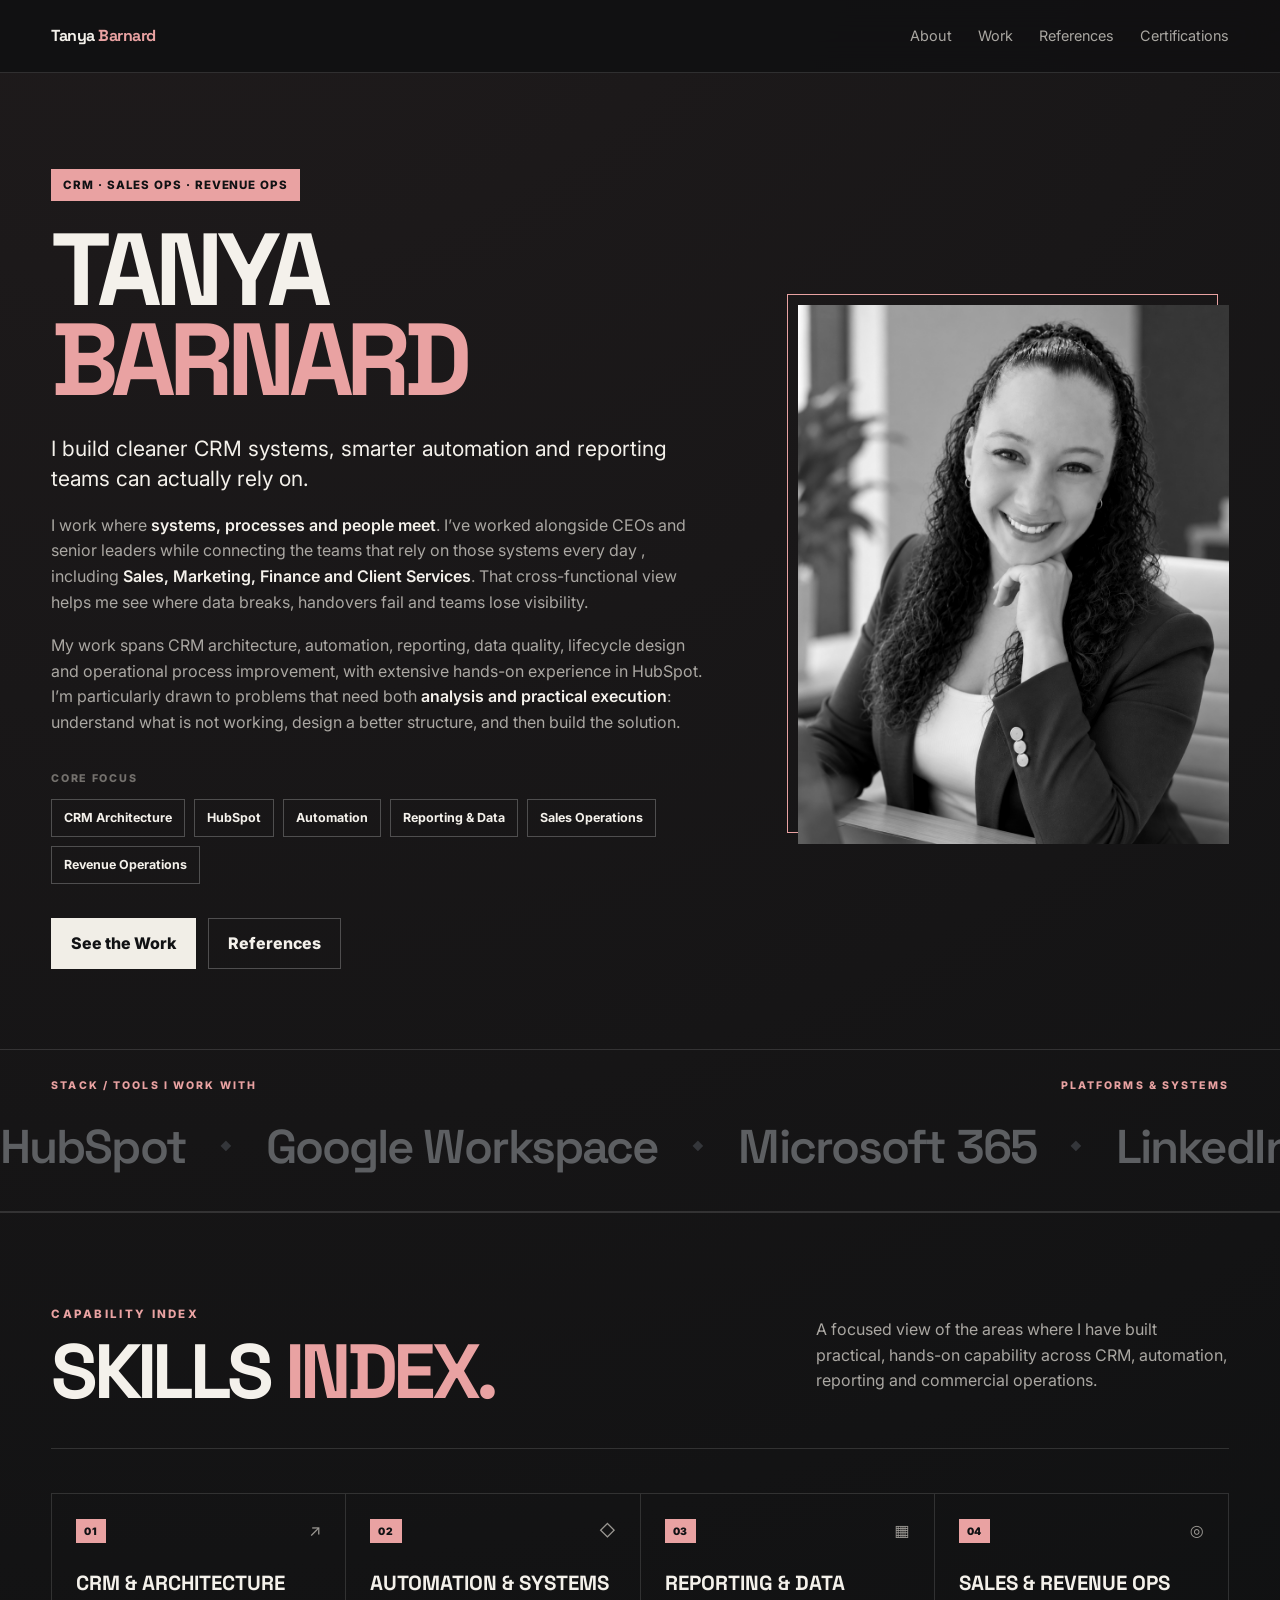
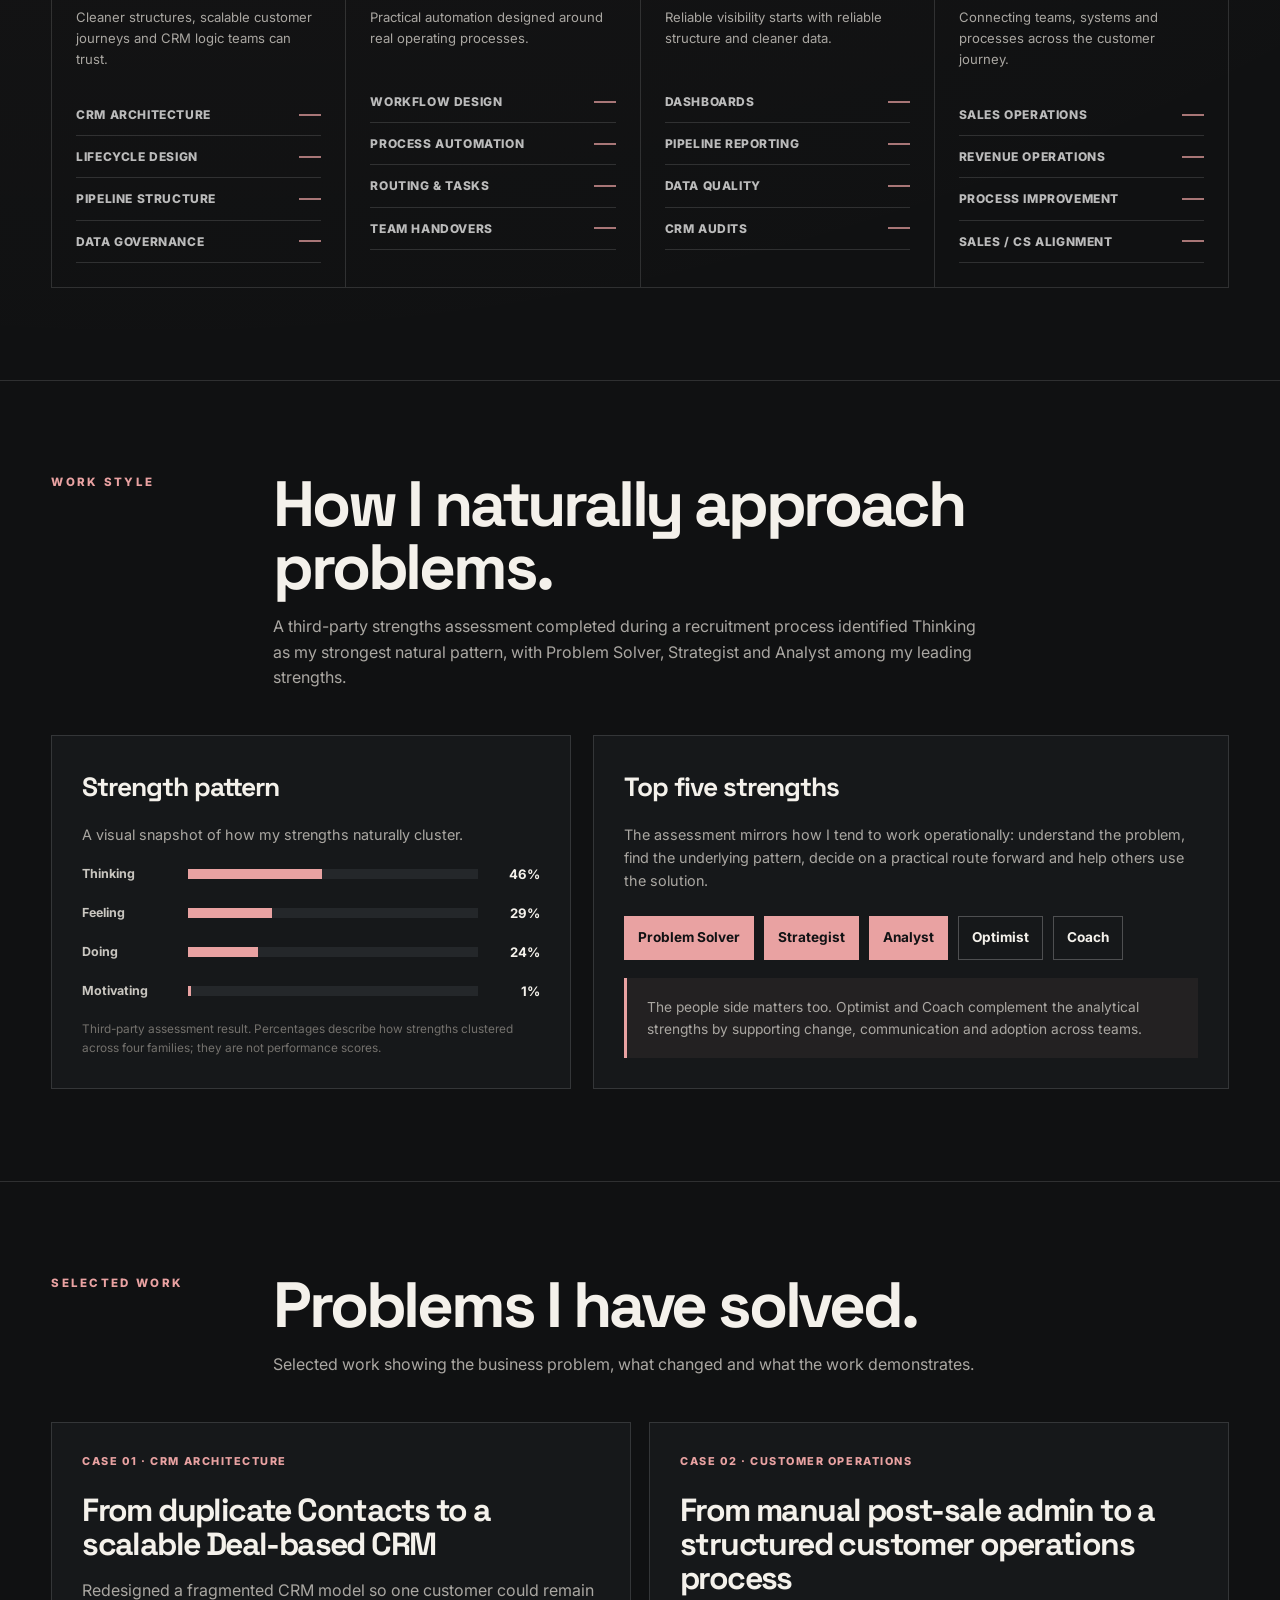
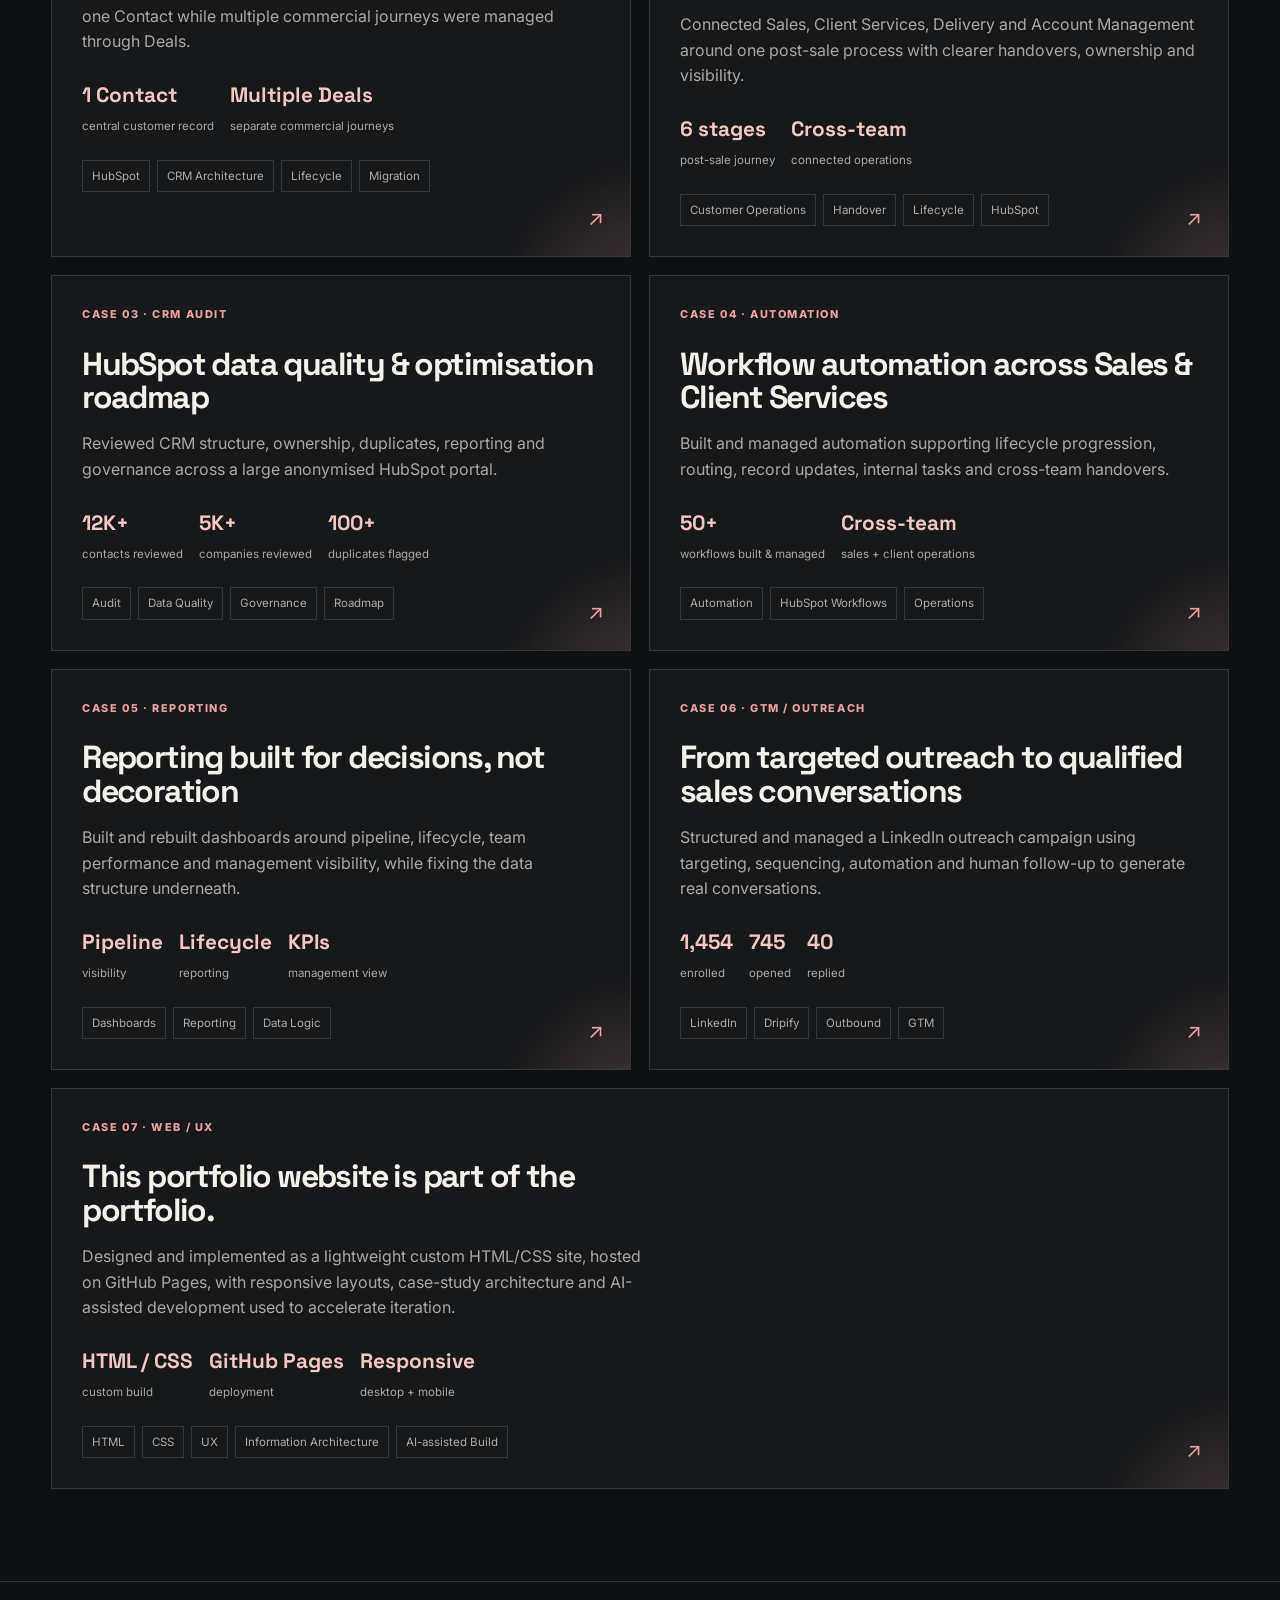
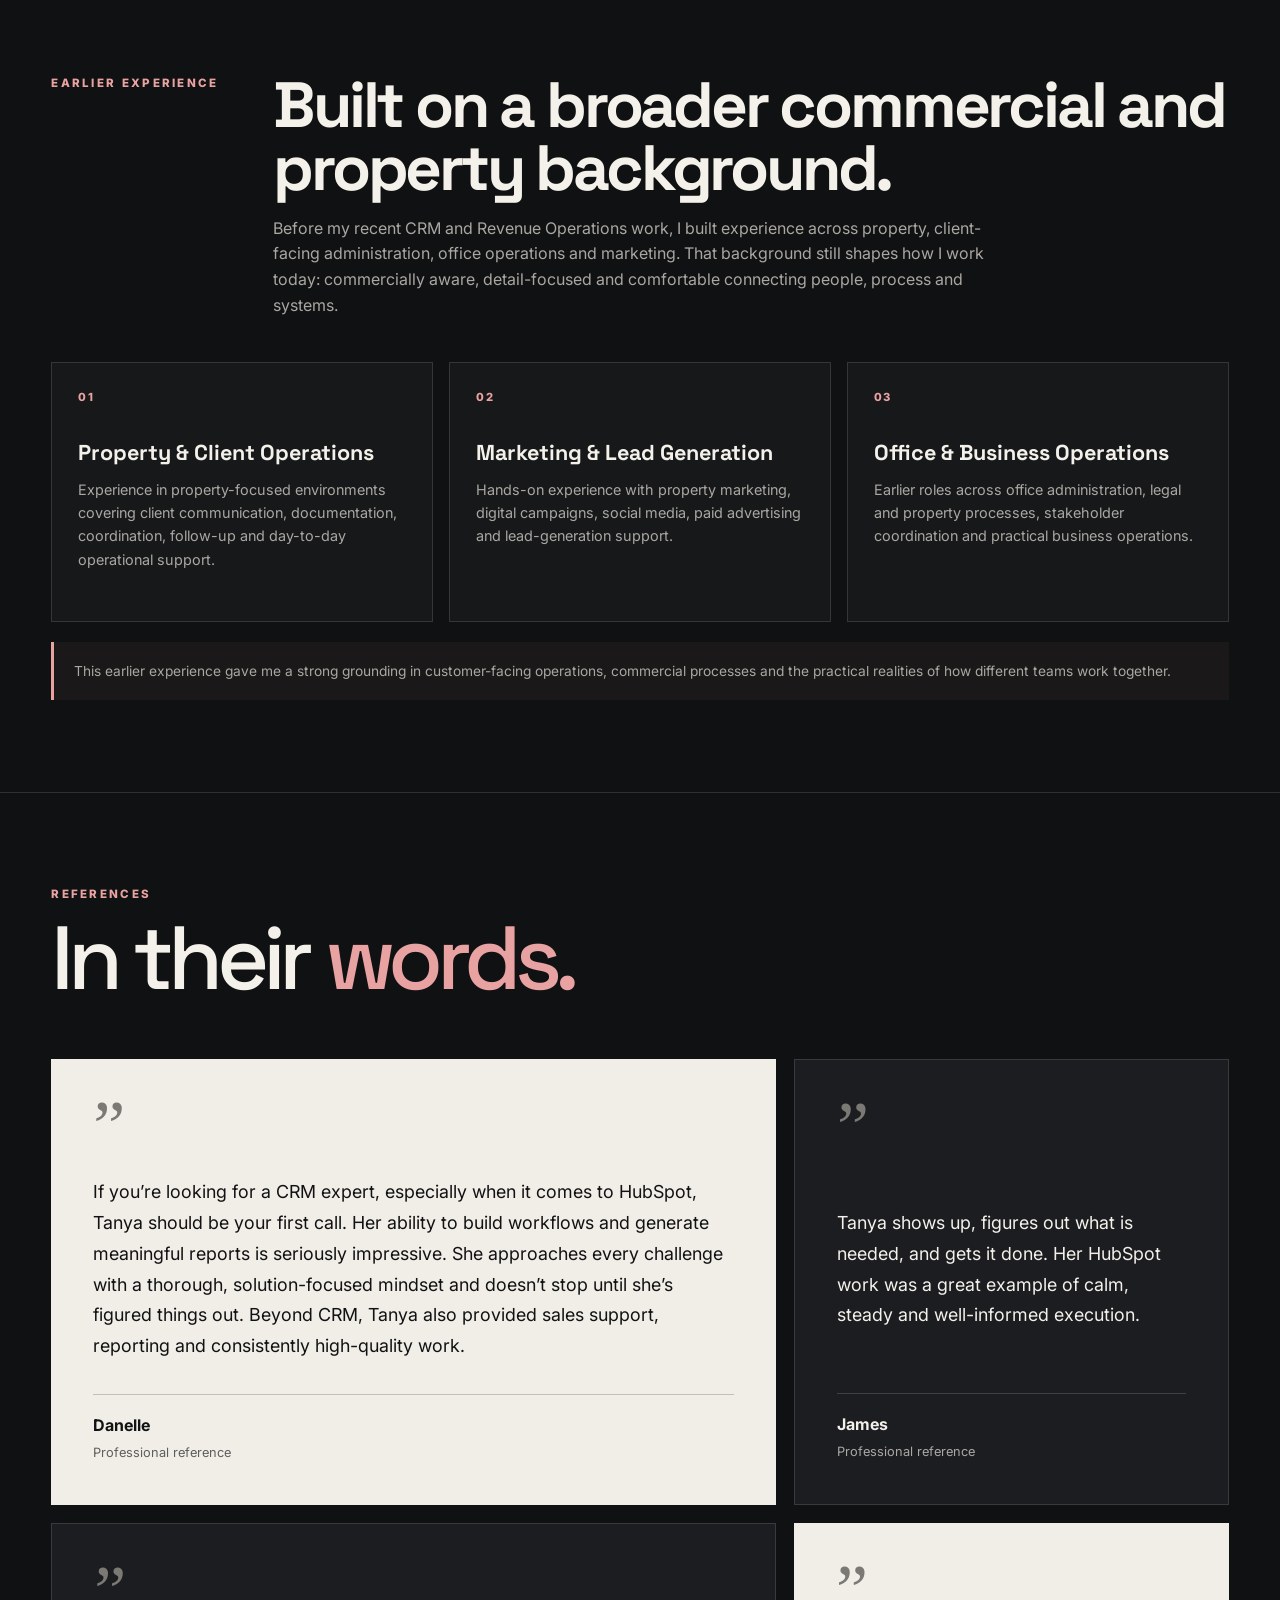
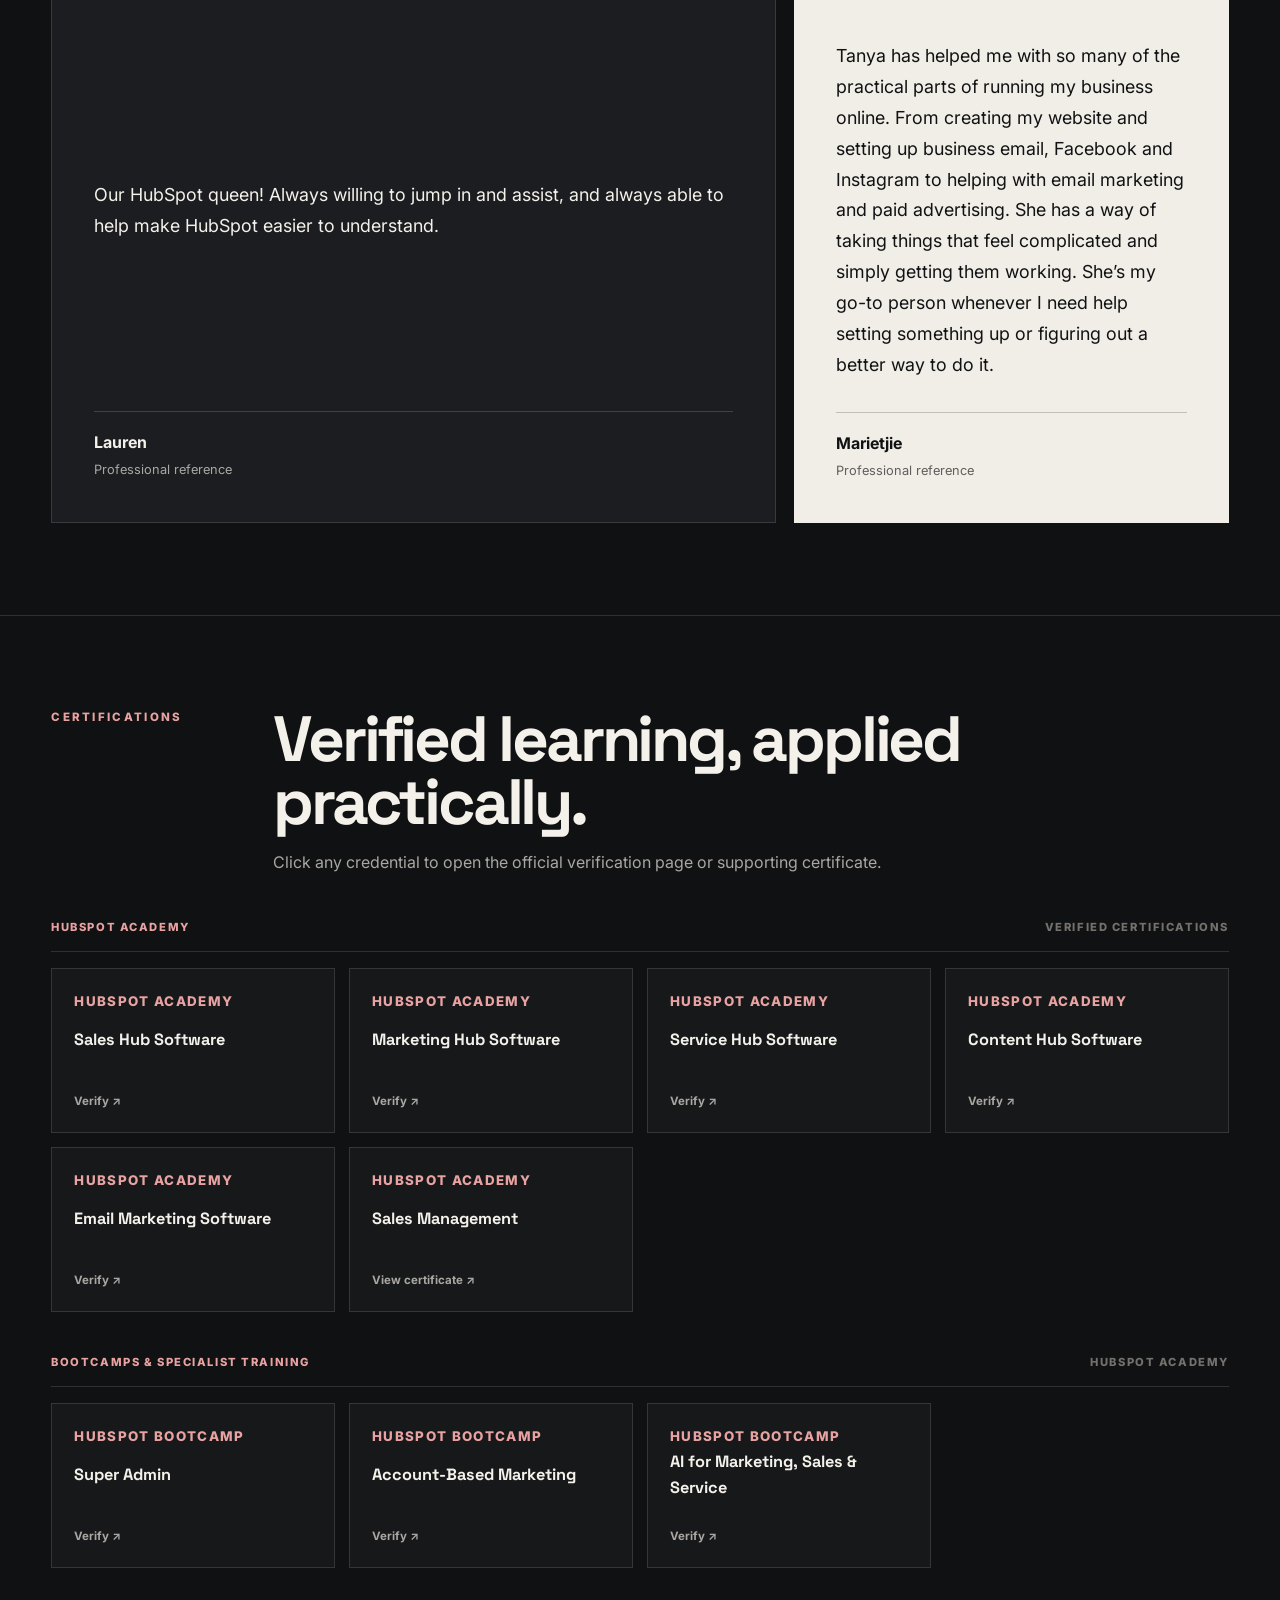
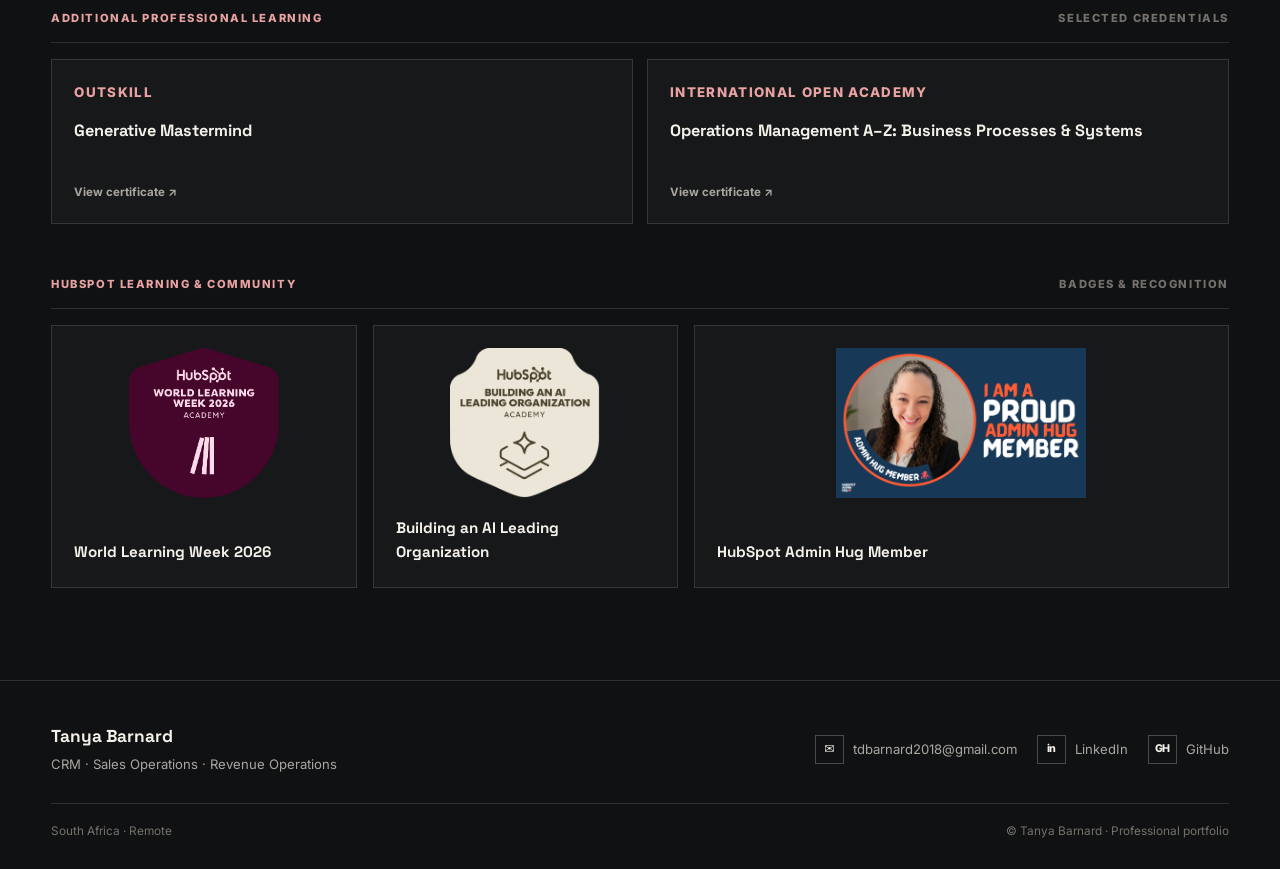
<file: index.html>
<!doctype html>
<html lang="en">
<head>
  <meta charset="utf-8">
  <meta name="viewport" content="width=device-width,initial-scale=1">
  <title>Tanya Barnard | CRM & Operations Portfolio</title>
  <meta name="description" content="Selected CRM, HubSpot, Sales Operations and Revenue Operations work by Tanya Barnard.">
  <link rel="stylesheet" href="style.css">
</head>
<body>

<nav class="nav">
  <div class="wrap nav-inner">
    <a class="brand" href="#about">Tanya <b>Barnard</b></a>
    <div class="nav-links">
      <a href="#about">About</a>
      <a href="#work">Work</a>
      <a href="#references">References</a>
      <a href="#certifications">Certifications</a>
    </div>
  </div>
</nav>

<header class="hero" id="about">
  <div class="wrap hero-grid">
    <div>
      <div class="role-chip">CRM · Sales Ops · Revenue Ops</div>
      <h1>TANYA<br><span>BARNARD</span></h1>

      <p class="hero-lead">
        I build cleaner CRM systems, smarter automation and reporting teams can actually rely on.
      </p>

      <p class="hero-about">
        I work where <strong>systems, processes and people meet</strong>. I’ve worked alongside CEOs and senior leaders while connecting the teams that rely on those systems every day , including <strong>Sales, Marketing, Finance and Client Services</strong>. That cross-functional view helps me see where data breaks, handovers fail and teams lose visibility.
      </p>

      <p class="hero-about">
        My work spans CRM architecture, automation, reporting, data quality, lifecycle design and operational process improvement, with extensive hands-on experience in HubSpot. I’m particularly drawn to problems that need both <strong>analysis and practical execution</strong>: understand what is not working, design a better structure, and then build the solution.
      </p>

      <div class="focus-label">Core focus</div>
      <div class="focus-tags">
        <span>CRM Architecture</span>
        <span>HubSpot</span>
        <span>Automation</span>
        <span>Reporting & Data</span>
        <span>Sales Operations</span>
        <span>Revenue Operations</span>
      </div>

      <div class="hero-actions">
        <a class="btn primary" href="#work">See the Work</a>
        <a class="btn" href="#references">References</a>
      </div>
    </div>

    <div class="photo-frame">
      <img class="hero-photo" src="assets/tanya-profile-2.png" alt="Tanya Barnard">
    </div>
  </div>
</header>

<section class="tools">
  <div class="wrap tools-meta">
    <span>Stack / tools I work with</span>
    <span>Platforms & systems</span>
  </div>
  <div class="ticker" aria-label="Platforms and tools">
    <div class="ticker-track">
      <span>HubSpot</span><i>◆</i>
      <span>Google Workspace</span><i>◆</i>
      <span>Microsoft 365</span><i>◆</i>
      <span>LinkedIn</span><i>◆</i>
      <span>Dripify</span><i>◆</i>
      <span>Dux-Soup</span><i>◆</i>
      <span>WordPress</span><i>◆</i>
      <span>Calendly</span><i>◆</i>
      <span>Zoom</span><i>◆</i>
      <span>ChatGPT</span><i>◆</i>
      <span>Claude</span><i>◆</i>
      <span>Canva</span><i>◆</i>
      <span>Meta Ads</span><i>◆</i>
      <span>Google Ads</span><i>◆</i>

      <span>HubSpot</span><i>◆</i>
      <span>Google Workspace</span><i>◆</i>
      <span>Microsoft 365</span><i>◆</i>
      <span>LinkedIn</span><i>◆</i>
      <span>Dripify</span><i>◆</i>
      <span>Dux-Soup</span><i>◆</i>
      <span>WordPress</span><i>◆</i>
      <span>Calendly</span><i>◆</i>
      <span>Zoom</span><i>◆</i>
      <span>ChatGPT</span><i>◆</i>
      <span>Claude</span><i>◆</i>
      <span>Canva</span><i>◆</i>
      <span>Meta Ads</span><i>◆</i>
      <span>Google Ads</span><i>◆</i>
    </div>
  </div>
</section>

<section class="section">
  <div class="wrap">
    <div class="skills-intro">
      <div>
        <div class="eyebrow">Capability index</div>
        <h2>SKILLS <span>INDEX.</span></h2>
      </div>
      <p>
        A focused view of the areas where I have built practical, hands-on capability across CRM, automation, reporting and commercial operations.
      </p>
    </div>

    <div class="skills-grid">
      <article class="skill-card">
        <div class="skill-top"><span class="skill-no">01</span><span class="skill-glyph">↗</span></div>
        <h3>CRM & ARCHITECTURE</h3>
        <p>Cleaner structures, scalable customer journeys and CRM logic teams can trust.</p>
        <ul class="skill-list">
          <li>CRM Architecture</li>
          <li>Lifecycle Design</li>
          <li>Pipeline Structure</li>
          <li>Data Governance</li>
        </ul>
      </article>

      <article class="skill-card">
        <div class="skill-top"><span class="skill-no">02</span><span class="skill-glyph">◇</span></div>
        <h3>AUTOMATION & SYSTEMS</h3>
        <p>Practical automation designed around real operating processes.</p>
        <ul class="skill-list">
          <li>Workflow Design</li>
          <li>Process Automation</li>
          <li>Routing & Tasks</li>
          <li>Team Handovers</li>
        </ul>
      </article>

      <article class="skill-card">
        <div class="skill-top"><span class="skill-no">03</span><span class="skill-glyph">▦</span></div>
        <h3>REPORTING & DATA</h3>
        <p>Reliable visibility starts with reliable structure and cleaner data.</p>
        <ul class="skill-list">
          <li>Dashboards</li>
          <li>Pipeline Reporting</li>
          <li>Data Quality</li>
          <li>CRM Audits</li>
        </ul>
      </article>

      <article class="skill-card">
        <div class="skill-top"><span class="skill-no">04</span><span class="skill-glyph">◎</span></div>
        <h3>SALES & REVENUE OPS</h3>
        <p>Connecting teams, systems and processes across the customer journey.</p>
        <ul class="skill-list">
          <li>Sales Operations</li>
          <li>Revenue Operations</li>
          <li>Process Improvement</li>
          <li>Sales / CS Alignment</li>
        </ul>
      </article>
    </div>
  </div>
</section>

<section class="section">
  <div class="wrap">
    <div class="section-head">
      <div class="eyebrow">Work style</div>
      <div>
        <h2>How I naturally approach problems.</h2>
        <p>
          A third-party strengths assessment completed during a recruitment process identified Thinking as my strongest natural pattern, with Problem Solver, Strategist and Analyst among my leading strengths.
        </p>
      </div>
    </div>

    <div class="workstyle-grid">
      <div class="pattern-card">
        <h3>Strength pattern</h3>
        <p>A visual snapshot of how my strengths naturally cluster.</p>

        <div class="bar-row"><span>Thinking</span><div class="bar"><b style="width:46%"></b></div><strong>46%</strong></div>
        <div class="bar-row"><span>Feeling</span><div class="bar"><b style="width:29%"></b></div><strong>29%</strong></div>
        <div class="bar-row"><span>Doing</span><div class="bar"><b style="width:24%"></b></div><strong>24%</strong></div>
        <div class="bar-row"><span>Motivating</span><div class="bar"><b style="width:1%"></b></div><strong>1%</strong></div>

        <div class="assessment-caption">
          Third-party assessment result. Percentages describe how strengths clustered across four families; they are not performance scores.
        </div>
      </div>

      <div class="strength-card">
        <h3>Top five strengths</h3>
        <p>
          The assessment mirrors how I tend to work operationally: understand the problem, find the underlying pattern, decide on a practical route forward and help others use the solution.
        </p>

        <div class="strength-tags">
          <span class="primary">Problem Solver</span>
          <span class="primary">Strategist</span>
          <span class="primary">Analyst</span>
          <span>Optimist</span>
          <span>Coach</span>
        </div>

        <div class="case-note">
          The people side matters too. Optimist and Coach complement the analytical strengths by supporting change, communication and adoption across teams.
        </div>
      </div>
    </div>
  </div>
</section>

<section class="section" id="work">
  <div class="wrap">
    <div class="section-head">
      <div class="eyebrow">Selected work</div>
      <div>
        <h2>Problems I have solved.</h2>
        <p>Selected work showing the business problem, what changed and what the work demonstrates.</p>
      </div>
    </div>

    <div class="project-grid">
      <a class="project-card" href="cases/crm-redesign.html">
        <div class="project-meta">Case 01 · CRM Architecture</div>
        <h3>From duplicate Contacts to a scalable Deal-based CRM</h3>
        <p>Redesigned a fragmented CRM model so one customer could remain one Contact while multiple commercial journeys were managed through Deals.</p>
        <div class="project-metrics">
          <div><strong>1 Contact</strong><span>central customer record</span></div>
          <div><strong>Multiple Deals</strong><span>separate commercial journeys</span></div>
        </div>
        <div class="tags"><span>HubSpot</span><span>CRM Architecture</span><span>Lifecycle</span><span>Migration</span></div>
        <div class="project-arrow">↗</div>
      </a>

      <a class="project-card" href="cases/customer-operations.html">
        <div class="project-meta">Case 02 · Customer Operations</div>
        <h3>From manual post-sale admin to a structured customer operations process</h3>
        <p>Connected Sales, Client Services, Delivery and Account Management around one post-sale process with clearer handovers, ownership and visibility.</p>
        <div class="project-metrics">
          <div><strong>6 stages</strong><span>post-sale journey</span></div>
          <div><strong>Cross-team</strong><span>connected operations</span></div>
        </div>
        <div class="tags"><span>Customer Operations</span><span>Handover</span><span>Lifecycle</span><span>HubSpot</span></div>
        <div class="project-arrow">↗</div>
      </a>

      <a class="project-card" href="cases/crm-audit.html">
        <div class="project-meta">Case 03 · CRM Audit</div>
        <h3>HubSpot data quality & optimisation roadmap</h3>
        <p>Reviewed CRM structure, ownership, duplicates, reporting and governance across a large anonymised HubSpot portal.</p>
        <div class="project-metrics">
          <div><strong>12K+</strong><span>contacts reviewed</span></div>
          <div><strong>5K+</strong><span>companies reviewed</span></div>
          <div><strong>100+</strong><span>duplicates flagged</span></div>
        </div>
        <div class="tags"><span>Audit</span><span>Data Quality</span><span>Governance</span><span>Roadmap</span></div>
        <div class="project-arrow">↗</div>
      </a>

      <a class="project-card" href="cases/workflow-automation.html">
        <div class="project-meta">Case 04 · Automation</div>
        <h3>Workflow automation across Sales & Client Services</h3>
        <p>Built and managed automation supporting lifecycle progression, routing, record updates, internal tasks and cross-team handovers.</p>
        <div class="project-metrics">
          <div><strong>50+</strong><span>workflows built & managed</span></div>
          <div><strong>Cross-team</strong><span>sales + client operations</span></div>
        </div>
        <div class="tags"><span>Automation</span><span>HubSpot Workflows</span><span>Operations</span></div>
        <div class="project-arrow">↗</div>
      </a>

      <a class="project-card" href="cases/reporting.html">
        <div class="project-meta">Case 05 · Reporting</div>
        <h3>Reporting built for decisions, not decoration</h3>
        <p>Built and rebuilt dashboards around pipeline, lifecycle, team performance and management visibility, while fixing the data structure underneath.</p>
        <div class="project-metrics">
          <div><strong>Pipeline</strong><span>visibility</span></div>
          <div><strong>Lifecycle</strong><span>reporting</span></div>
          <div><strong>KPIs</strong><span>management view</span></div>
        </div>
        <div class="tags"><span>Dashboards</span><span>Reporting</span><span>Data Logic</span></div>
        <div class="project-arrow">↗</div>
      </a>

      <a class="project-card" href="cases/outreach.html">
        <div class="project-meta">Case 06 · GTM / Outreach</div>
        <h3>From targeted outreach to qualified sales conversations</h3>
        <p>Structured and managed a LinkedIn outreach campaign using targeting, sequencing, automation and human follow-up to generate real conversations.</p>
        <div class="project-metrics">
          <div><strong>1,454</strong><span>enrolled</span></div>
          <div><strong>745</strong><span>opened</span></div>
          <div><strong>40</strong><span>replied</span></div>
        </div>
        <div class="tags"><span>LinkedIn</span><span>Dripify</span><span>Outbound</span><span>GTM</span></div>
        <div class="project-arrow">↗</div>
      </a>

      <a class="project-card wide" href="cases/portfolio-site.html">
        <div class="project-meta">Case 07 · Web / UX</div>
        <h3>This portfolio website is part of the portfolio.</h3>
        <p>Designed and implemented as a lightweight custom HTML/CSS site, hosted on GitHub Pages, with responsive layouts, case-study architecture and AI-assisted development used to accelerate iteration.</p>
        <div class="project-metrics">
          <div><strong>HTML / CSS</strong><span>custom build</span></div>
          <div><strong>GitHub Pages</strong><span>deployment</span></div>
          <div><strong>Responsive</strong><span>desktop + mobile</span></div>
        </div>
        <div class="tags"><span>HTML</span><span>CSS</span><span>UX</span><span>Information Architecture</span><span>AI-assisted Build</span></div>
        <div class="project-arrow">↗</div>
      </a>
    </div>
  </div>
</section>

<section class="section" id="earlier-experience">
  <div class="wrap">
    <div class="section-head">
      <div class="eyebrow">Earlier experience</div>
      <div>
        <h2>Built on a broader commercial and property background.</h2>
        <p>
          Before my recent CRM and Revenue Operations work, I built experience across property, client-facing administration, office operations and marketing. That background still shapes how I work today: commercially aware, detail-focused and comfortable connecting people, process and systems.
        </p>
      </div>
    </div>

    <div class="background-grid">
      <article class="background-card">
        <div class="background-number">01</div>
        <h3>Property &amp; Client Operations</h3>
        <p>
          Experience in property-focused environments covering client communication, documentation, coordination, follow-up and day-to-day operational support.
        </p>
      </article>

      <article class="background-card">
        <div class="background-number">02</div>
        <h3>Marketing &amp; Lead Generation</h3>
        <p>
          Hands-on experience with property marketing, digital campaigns, social media, paid advertising and lead-generation support.
        </p>
      </article>

      <article class="background-card">
        <div class="background-number">03</div>
        <h3>Office &amp; Business Operations</h3>
        <p>
          Earlier roles across office administration, legal and property processes, stakeholder coordination and practical business operations.
        </p>
      </article>
    </div>

    <div class="background-note">
      This earlier experience gave me a strong grounding in customer-facing operations, commercial processes and the practical realities of how different teams work together.
    </div>
  </div>
</section>

<section class="section" id="references">
  <div class="wrap">
    <div class="eyebrow">References</div>
    <h2 class="references-title">In their <span>words.</span></h2>

    <div class="refs-grid">
      <blockquote class="ref-card light">
        <div class="quote-mark">”</div>
        <p>If you’re looking for a CRM expert, especially when it comes to HubSpot, Tanya should be your first call. Her ability to build workflows and generate meaningful reports is seriously impressive. She approaches every challenge with a thorough, solution-focused mindset and doesn’t stop until she’s figured things out. Beyond CRM, Tanya also provided sales support, reporting and consistently high-quality work.</p>
        <footer><strong>Danelle</strong><span>Professional reference</span></footer>
      </blockquote>

      <blockquote class="ref-card dark">
        <div class="quote-mark">”</div>
        <p>Tanya shows up, figures out what is needed, and gets it done. Her HubSpot work was a great example of calm, steady and well-informed execution.</p>
        <footer><strong>James</strong><span>Professional reference</span></footer>
      </blockquote>

      <blockquote class="ref-card dark">
        <div class="quote-mark">”</div>
        <p>Our HubSpot queen! Always willing to jump in and assist, and always able to help make HubSpot easier to understand.</p>
        <footer><strong>Lauren</strong><span>Professional reference</span></footer>
      </blockquote>

      <blockquote class="ref-card light">
        <div class="quote-mark">”</div>
        <p>Tanya has helped me with so many of the practical parts of running my business online. From creating my website and setting up business email, Facebook and Instagram to helping with email marketing and paid advertising. She has a way of taking things that feel complicated and simply getting them working. She’s my go-to person whenever I need help setting something up or figuring out a better way to do it.</p>
        <footer><strong>Marietjie</strong><span>Professional reference</span></footer>
      </blockquote>
    </div>
  </div>
</section>

<section class="section" id="certifications">
  <div class="wrap">
    <div class="section-head">
      <div class="eyebrow">Certifications</div>
      <div>
        <h2>Verified learning, applied practically.</h2>
        <p>Click any credential to open the official verification page or supporting certificate.</p>
      </div>
    </div>

    <div class="credential-group">
      <div class="credential-group-head">
        <span>HubSpot Academy</span>
        <span>Verified certifications</span>
      </div>

      <div class="cert-grid">
        <a class="cert" href="https://app-eu1.hubspot.com/academy/achievements/4m00dd4k/en/1/tanya-barnard/hubspot-sales-hub-software-certified" target="_blank" rel="noopener">
          <small>HubSpot Academy</small><strong>Sales Hub Software</strong><span class="cert-link">Verify ↗</span>
        </a>
        <a class="cert" href="https://app-eu1.hubspot.com/academy/achievements/5y4d7st5/en/1/tanya-barnard/hubspot-marketing-hub-software-certified" target="_blank" rel="noopener">
          <small>HubSpot Academy</small><strong>Marketing Hub Software</strong><span class="cert-link">Verify ↗</span>
        </a>
        <a class="cert" href="https://app-eu1.hubspot.com/academy/achievements/tychdjdq/en/1/tanya-barnard/service-hub-software-certified" target="_blank" rel="noopener">
          <small>HubSpot Academy</small><strong>Service Hub Software</strong><span class="cert-link">Verify ↗</span>
        </a>
        <a class="cert" href="https://app-eu1.hubspot.com/academy/achievements/1gnlxxt9/en/1/tanya-barnard/content-hub-software-certified" target="_blank" rel="noopener">
          <small>HubSpot Academy</small><strong>Content Hub Software</strong><span class="cert-link">Verify ↗</span>
        </a>
        <a class="cert" href="https://app-eu1.hubspot.com/academy/achievements/8sxlsvzp/en/1/tanya-barnard/email-marketing-software-certified" target="_blank" rel="noopener">
          <small>HubSpot Academy</small><strong>Email Marketing Software</strong><span class="cert-link">Verify ↗</span>
        </a>
        <a class="cert" href="https://docs.google.com/document/d/1V2h5nnTpbKKva4eUDnTClZ7YfQxBuHwMw5ANaZvOe70/edit?usp=sharing" target="_blank" rel="noopener">
          <small>HubSpot Academy</small><strong>Sales Management</strong><span class="cert-link">View certificate ↗</span>
        </a>
      </div>
    </div>

    <div class="credential-group">
      <div class="credential-group-head">
        <span>Bootcamps & Specialist Training</span>
        <span>HubSpot Academy</span>
      </div>

      <div class="cert-grid">
        <a class="cert" href="https://app-eu1.hubspot.com/academy/achievements/n4mtv117/en/1/tanya-barnard/certificate-of-completion" target="_blank" rel="noopener">
          <small>HubSpot Bootcamp</small><strong>Super Admin</strong><span class="cert-link">Verify ↗</span>
        </a>
        <a class="cert" href="https://app-eu1.hubspot.com/academy/achievements/nqs9n9tk/en/1/tanya-barnard/certificate-of-completion" target="_blank" rel="noopener">
          <small>HubSpot Bootcamp</small><strong>Account-Based Marketing</strong><span class="cert-link">Verify ↗</span>
        </a>
        <a class="cert" href="https://app-eu1.hubspot.com/academy/achievements/bgcnlk2g/en/1/tanya-barnard/certificate-of-completion" target="_blank" rel="noopener">
          <small>HubSpot Bootcamp</small><strong>AI for Marketing, Sales &amp; Service</strong><span class="cert-link">Verify ↗</span>
        </a>
      </div>
    </div>

    <div class="credential-group">
      <div class="credential-group-head">
        <span>Additional Professional Learning</span>
        <span>Selected credentials</span>
      </div>

      <div class="cert-grid cert-grid-small">
        <a class="cert" href="https://docs.google.com/document/d/1u37XjxV8BMph6cyuQlQZPHRDgK3ZwkwRqFz3bECjYr4/edit?usp=sharing" target="_blank" rel="noopener">
          <small>Outskill</small><strong>Generative Mastermind</strong><span class="cert-link">View certificate ↗</span>
        </a>
        <a class="cert" href="https://docs.google.com/document/d/1HWTwlJWfNXL_pGxopfJ1izkuipWS7YfIk41LmtQ_vFA/edit?usp=sharing" target="_blank" rel="noopener">
          <small>International Open Academy</small><strong>Operations Management A–Z: Business Processes &amp; Systems</strong><span class="cert-link">View certificate ↗</span>
        </a>
      </div>
    </div>

    <div class="badge-section">
      <div class="credential-group-head">
        <span>HubSpot Learning &amp; Community</span>
        <span>Badges &amp; recognition</span>
      </div>

      <div class="badge-grid">
        <div class="badge-card">
          <img src="assets/hubspot-world-learning-week-2026.png" alt="HubSpot World Learning Week 2026 badge">
          <strong>World Learning Week 2026</strong>
        </div>
        <div class="badge-card">
          <img src="assets/hubspot-ai-leading-organization.png" alt="HubSpot Building an AI Leading Organization badge">
          <strong>Building an AI Leading Organization</strong>
        </div>
        <div class="badge-card badge-card-wide">
          <img src="assets/hubspot-admin-hug.png" alt="HubSpot Admin Hug member badge">
          <strong>HubSpot Admin Hug Member</strong>
        </div>
      </div>
    </div>
  </div>
</section>

<footer class="footer footer-contact">
  <div class="wrap">
    <div class="footer-top">
      <div class="footer-identity">
        <strong>Tanya Barnard</strong>
        <span>CRM · Sales Operations · Revenue Operations</span>
      </div>

      <div class="footer-socials">
        <a href="mailto:tdbarnard2018@gmail.com" aria-label="Email Tanya Barnard">
          <span class="footer-icon" aria-hidden="true">✉</span>
          <span>tdbarnard2018@gmail.com</span>
        </a>
        <a href="https://www.linkedin.com/in/tanya-barnard" target="_blank" rel="noopener" aria-label="Tanya Barnard on LinkedIn">
          <span class="footer-icon footer-icon-text" aria-hidden="true">in</span>
          <span>LinkedIn</span>
        </a>
        <a href="https://github.com/tanya-barnard" target="_blank" rel="noopener" aria-label="Tanya Barnard on GitHub">
          <span class="footer-icon footer-icon-text" aria-hidden="true">GH</span>
          <span>GitHub</span>
        </a>
      </div>
    </div>

    <div class="footer-bottom">
      <span>South Africa · Remote</span>
      <span>© Tanya Barnard · Professional portfolio</span>
    </div>
  </div>
</footer>

</body>
</html>
</file>
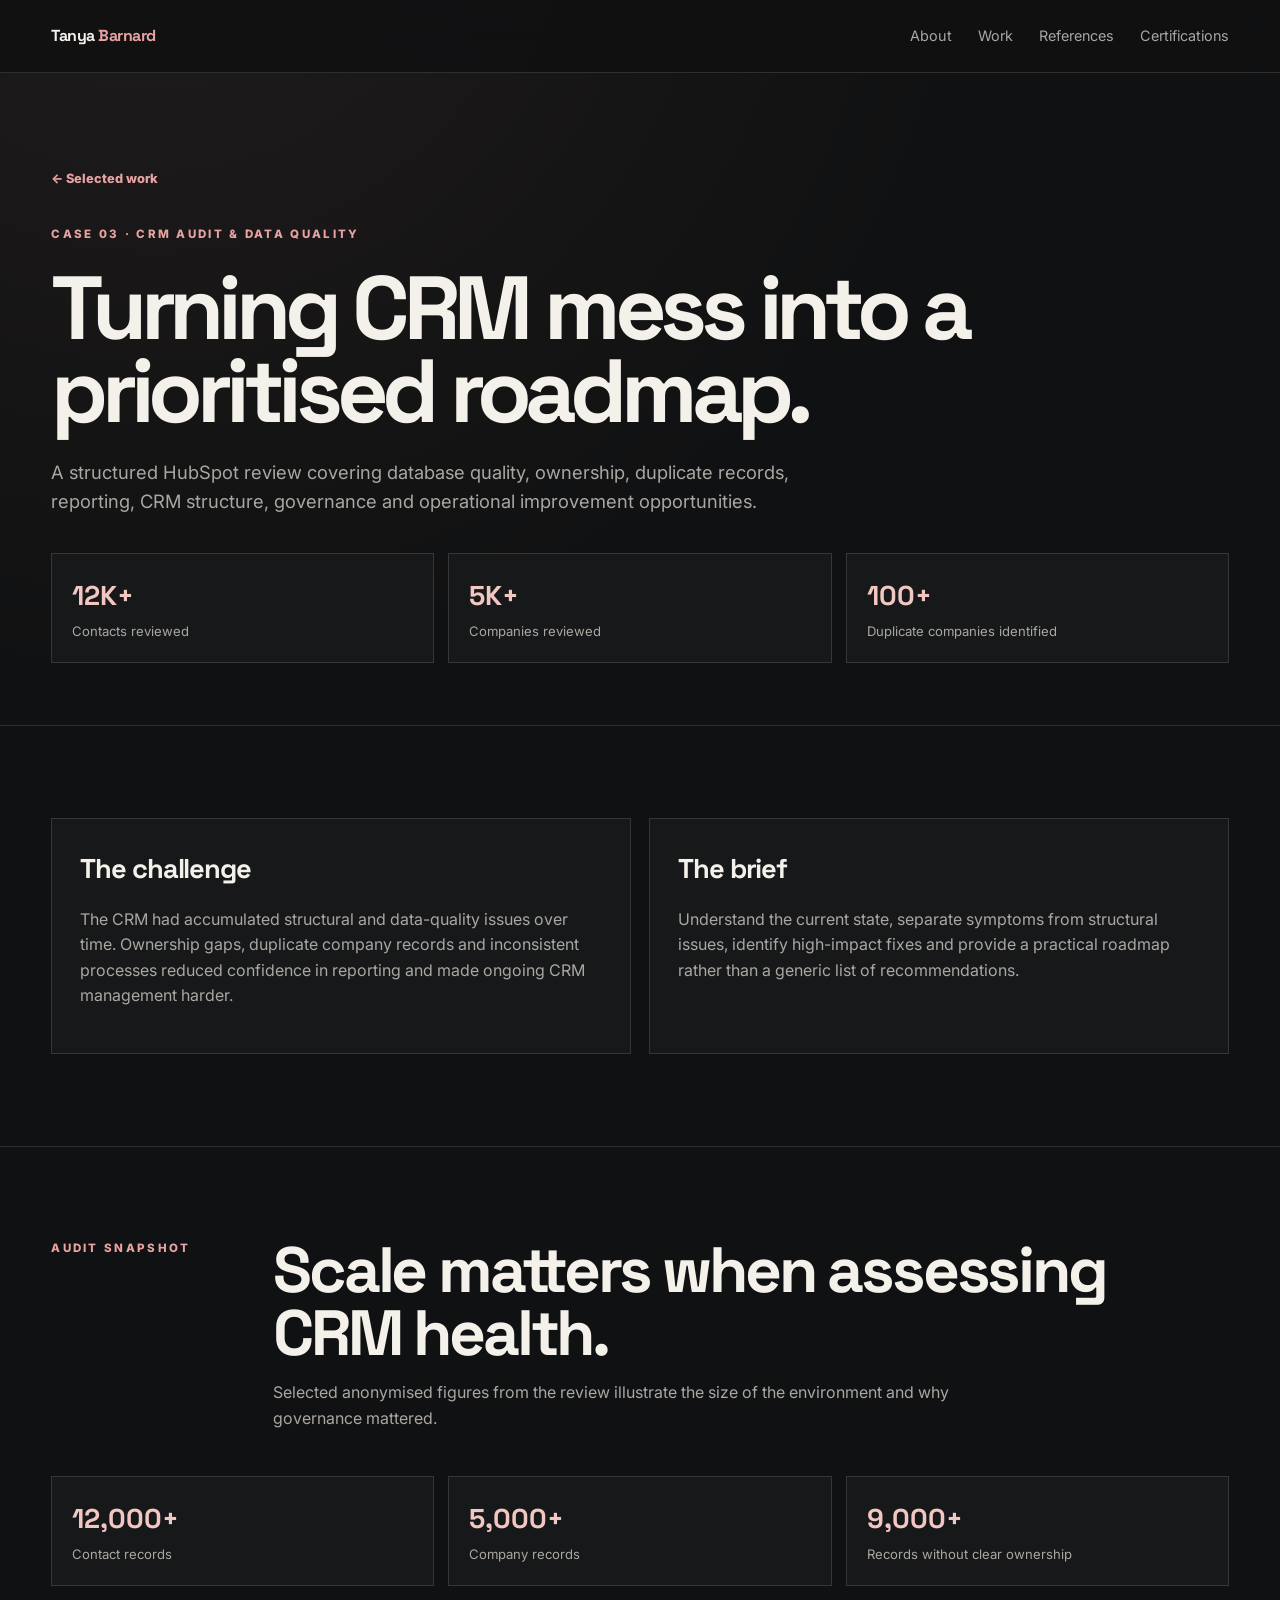
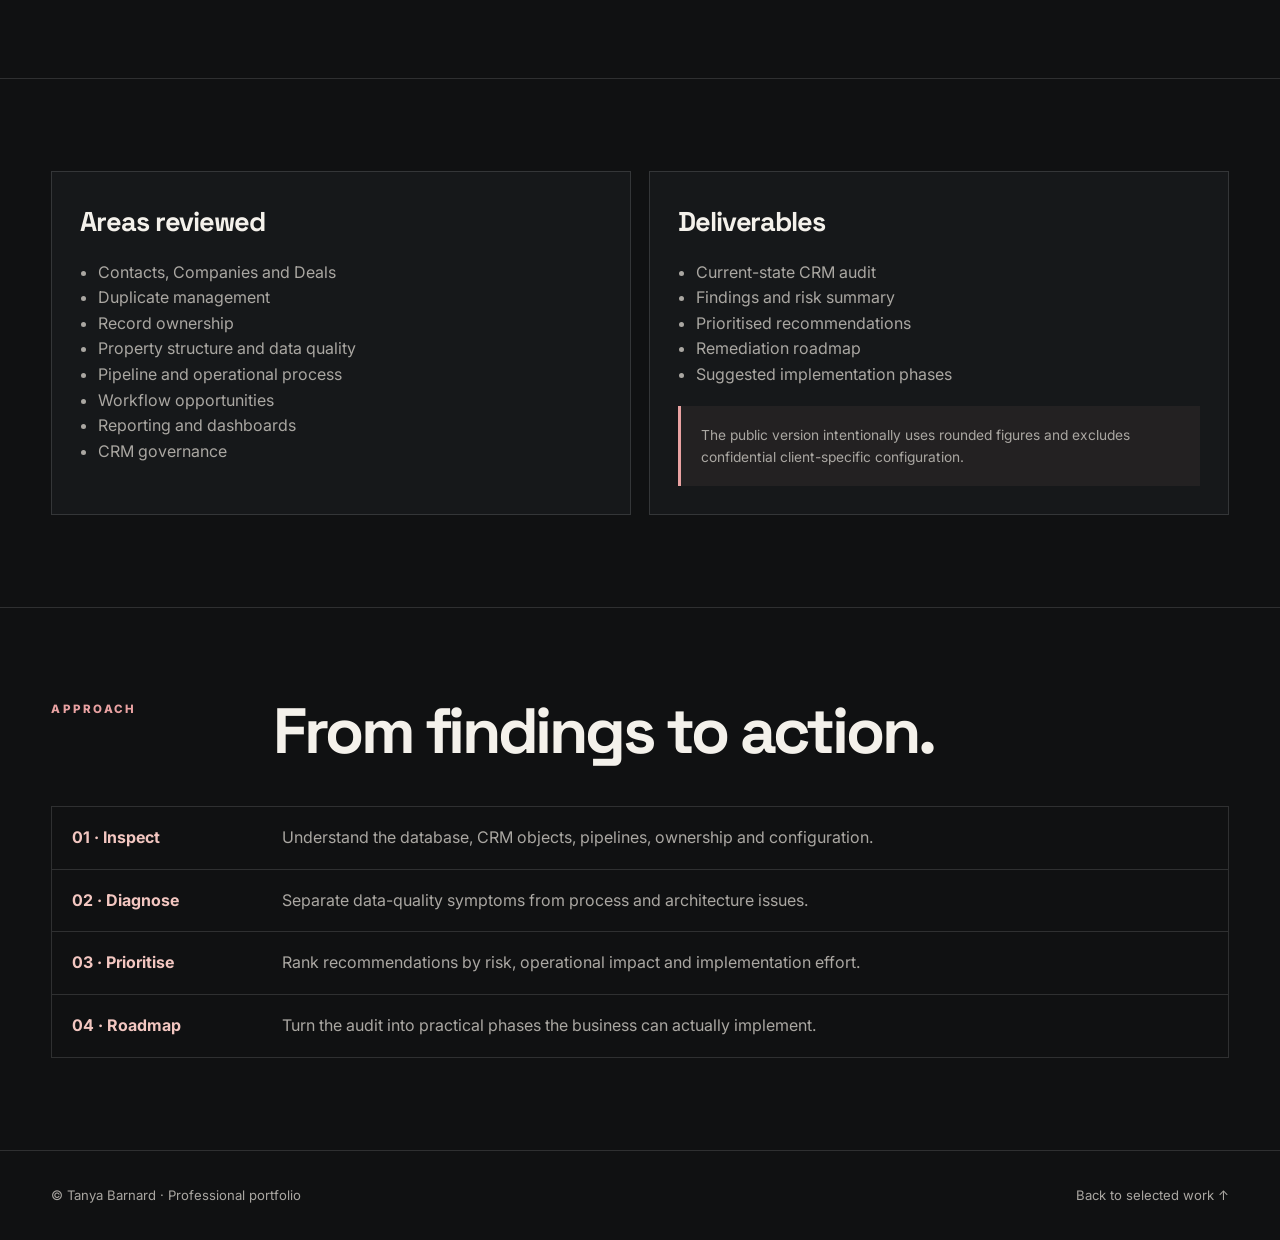
<file: cases/crm-audit.html>
<!doctype html>
<html lang="en">
<head>
  <meta charset="utf-8">
  <meta name="viewport" content="width=device-width,initial-scale=1">
  <title>HubSpot CRM Audit &amp; Data Quality | Tanya Barnard</title>
  <meta name="description" content="HubSpot CRM Audit &amp; Data Quality case study by Tanya Barnard.">
  <link rel="stylesheet" href="../style.css">
</head>
<body>
<nav class="nav">
  <div class="wrap nav-inner">
    <a class="brand" href="../index.html">Tanya <b>Barnard</b></a>
    <div class="nav-links">
      <a href="../index.html#about">About</a>
      <a href="../index.html#work">Work</a>
      <a href="../index.html#references">References</a>
      <a href="../index.html#certifications">Certifications</a>
    </div>
  </div>
</nav>

<header class="case-hero">
  <div class="wrap">
    <a class="back" href="../index.html#work">← Selected work</a>
    <div class="eyebrow" style="margin-top:34px">Case 03 · CRM Audit & Data Quality</div>
    <h1>Turning CRM mess into a prioritised roadmap.</h1>
    <p>A structured HubSpot review covering database quality, ownership, duplicate records, reporting, CRM structure, governance and operational improvement opportunities.</p>

    <div class="case-stats">
      <div class="case-stat"><strong>12K+</strong><span>Contacts reviewed</span></div>
      <div class="case-stat"><strong>5K+</strong><span>Companies reviewed</span></div>
      <div class="case-stat"><strong>100+</strong><span>Duplicate companies identified</span></div>
    </div>
  </div>
</header>

<section class="section">
  <div class="wrap case-two">
    <div class="case-panel">
      <h3>The challenge</h3>
      <p>The CRM had accumulated structural and data-quality issues over time. Ownership gaps, duplicate company records and inconsistent processes reduced confidence in reporting and made ongoing CRM management harder.</p>
    </div>
    <div class="case-panel">
      <h3>The brief</h3>
      <p>Understand the current state, separate symptoms from structural issues, identify high-impact fixes and provide a practical roadmap rather than a generic list of recommendations.</p>
    </div>
  </div>
</section>

<section class="section">
  <div class="wrap">
    <div class="section-head">
      <div class="eyebrow">Audit snapshot</div>
      <div>
        <h2>Scale matters when assessing CRM health.</h2>
        <p>Selected anonymised figures from the review illustrate the size of the environment and why governance mattered.</p>
      </div>
    </div>

    <div class="case-stats">
      <div class="case-stat"><strong>12,000+</strong><span>Contact records</span></div>
      <div class="case-stat"><strong>5,000+</strong><span>Company records</span></div>
      <div class="case-stat"><strong>9,000+</strong><span>Records without clear ownership</span></div>
    </div>
  </div>
</section>

<section class="section">
  <div class="wrap case-two">
    <div class="case-panel">
      <h3>Areas reviewed</h3>
      <ul>
        <li>Contacts, Companies and Deals</li>
        <li>Duplicate management</li>
        <li>Record ownership</li>
        <li>Property structure and data quality</li>
        <li>Pipeline and operational process</li>
        <li>Workflow opportunities</li>
        <li>Reporting and dashboards</li>
        <li>CRM governance</li>
      </ul>
    </div>

    <div class="case-panel">
      <h3>Deliverables</h3>
      <ul>
        <li>Current-state CRM audit</li>
        <li>Findings and risk summary</li>
        <li>Prioritised recommendations</li>
        <li>Remediation roadmap</li>
        <li>Suggested implementation phases</li>
      </ul>
      <div class="case-note">The public version intentionally uses rounded figures and excludes confidential client-specific configuration.</div>
    </div>
  </div>
</section>

<section class="section">
  <div class="wrap">
    <div class="section-head">
      <div class="eyebrow">Approach</div>
      <div><h2>From findings to action.</h2></div>
    </div>

    <div class="timeline">
      <div class="timeline-row"><strong>01 · Inspect</strong><span>Understand the database, CRM objects, pipelines, ownership and configuration.</span></div>
      <div class="timeline-row"><strong>02 · Diagnose</strong><span>Separate data-quality symptoms from process and architecture issues.</span></div>
      <div class="timeline-row"><strong>03 · Prioritise</strong><span>Rank recommendations by risk, operational impact and implementation effort.</span></div>
      <div class="timeline-row"><strong>04 · Roadmap</strong><span>Turn the audit into practical phases the business can actually implement.</span></div>
    </div>
  </div>
</section>

<footer class="footer">
  <div class="wrap footer-row">
    <span>© Tanya Barnard · Professional portfolio</span>
    <span><a href="../index.html#work">Back to selected work ↑</a></span>
  </div>
</footer>
</body>
</html>
</file>
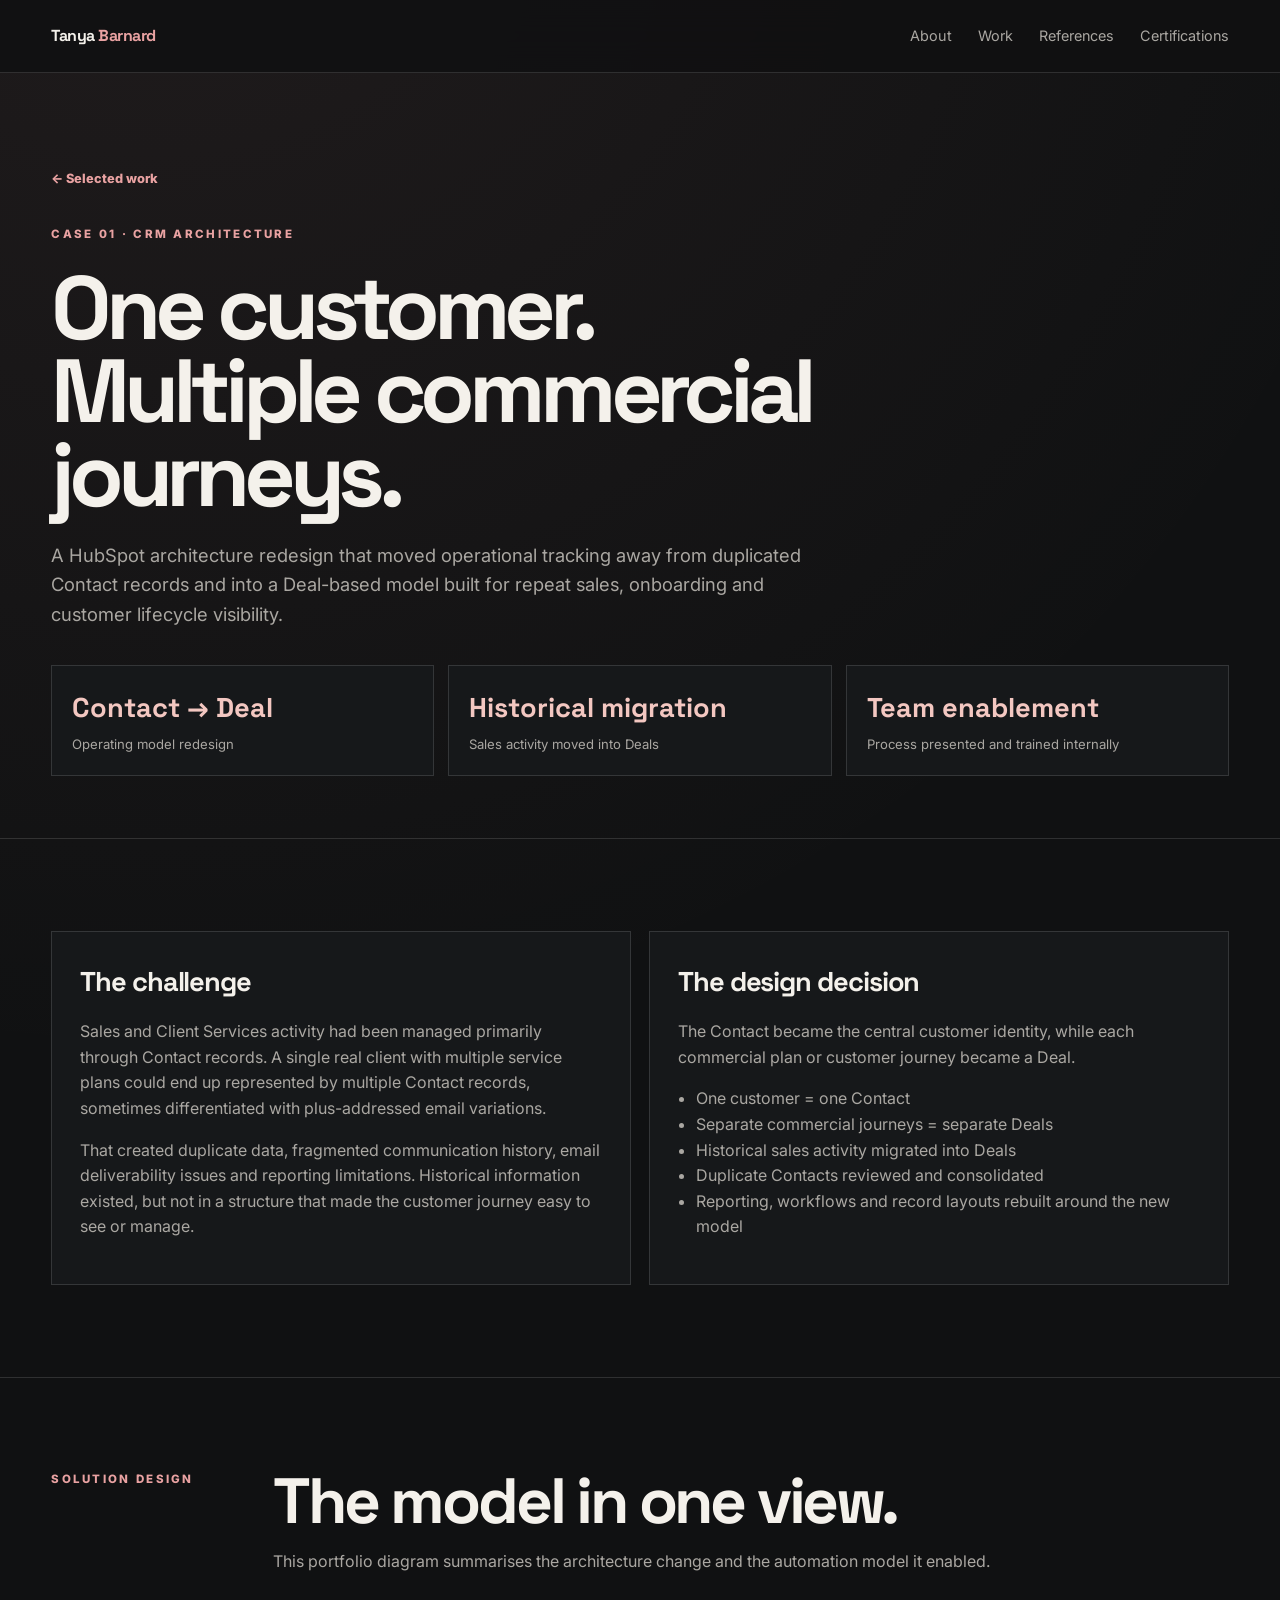
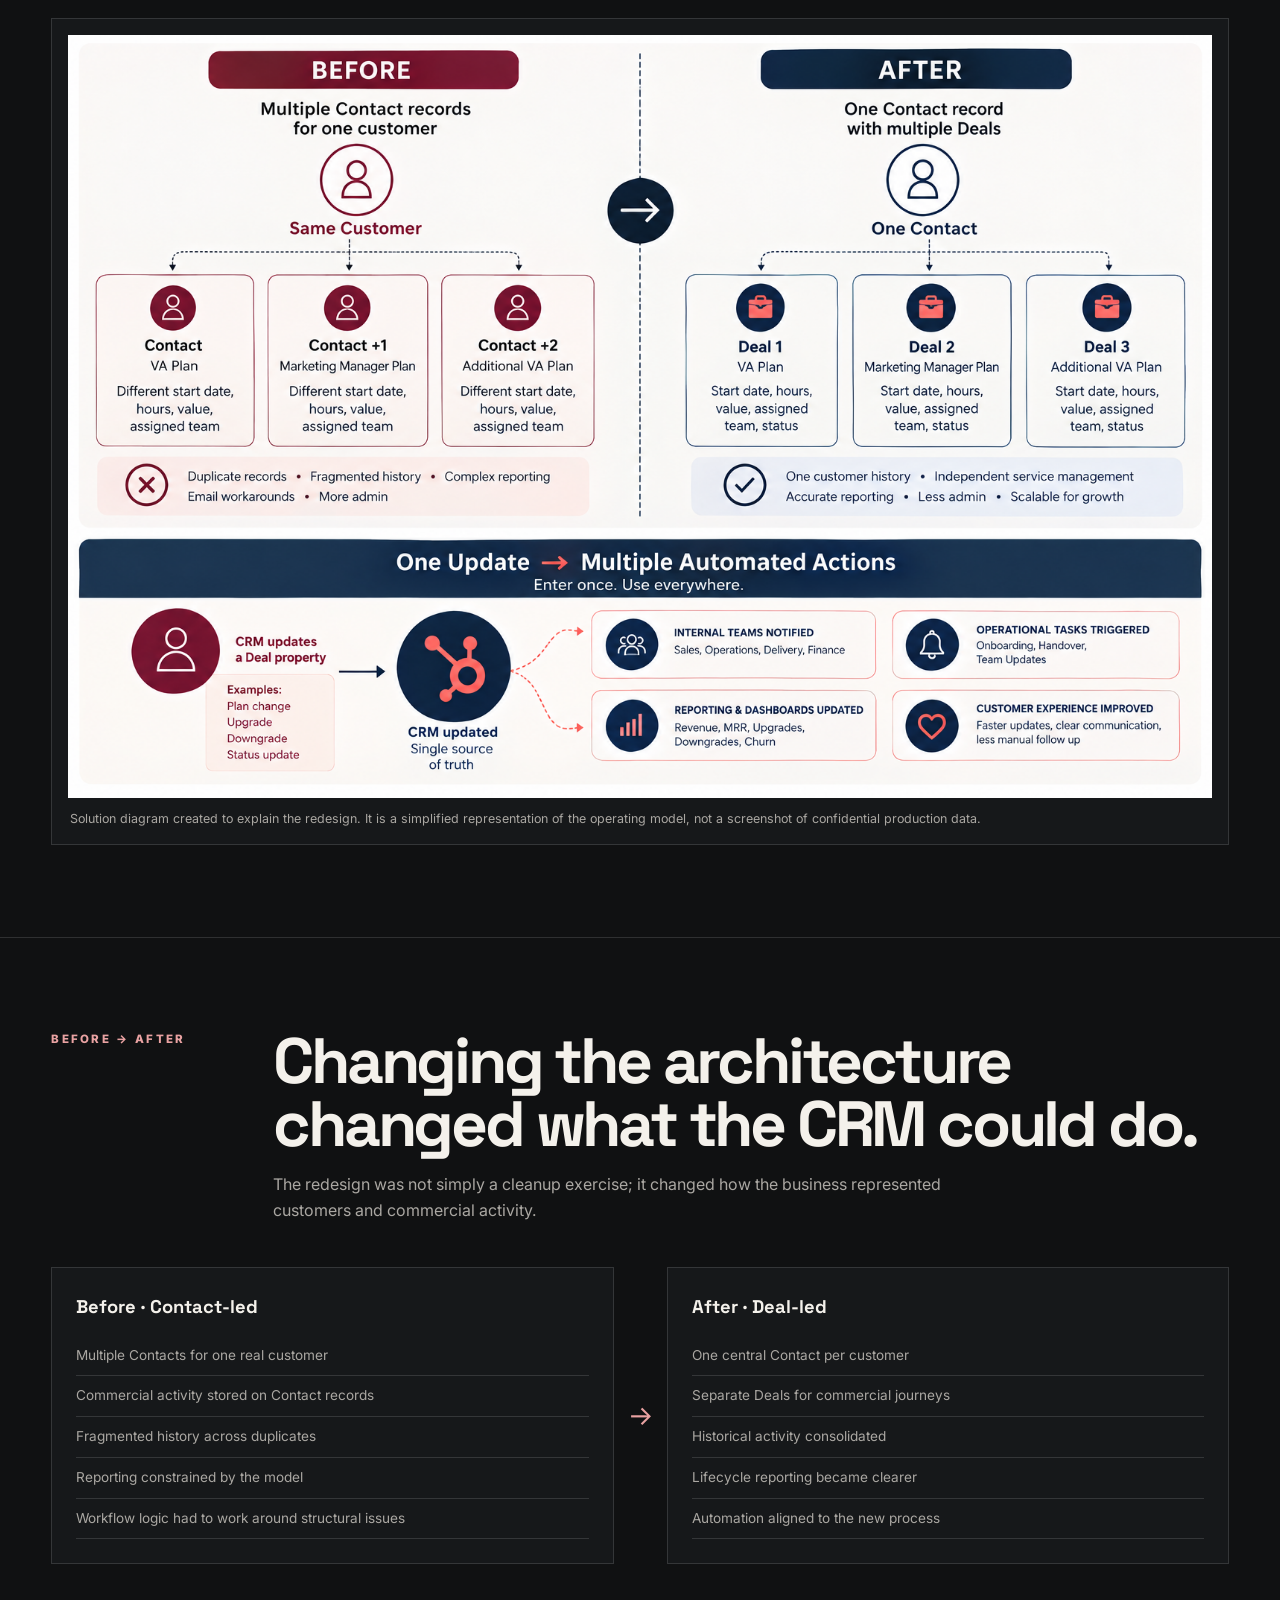
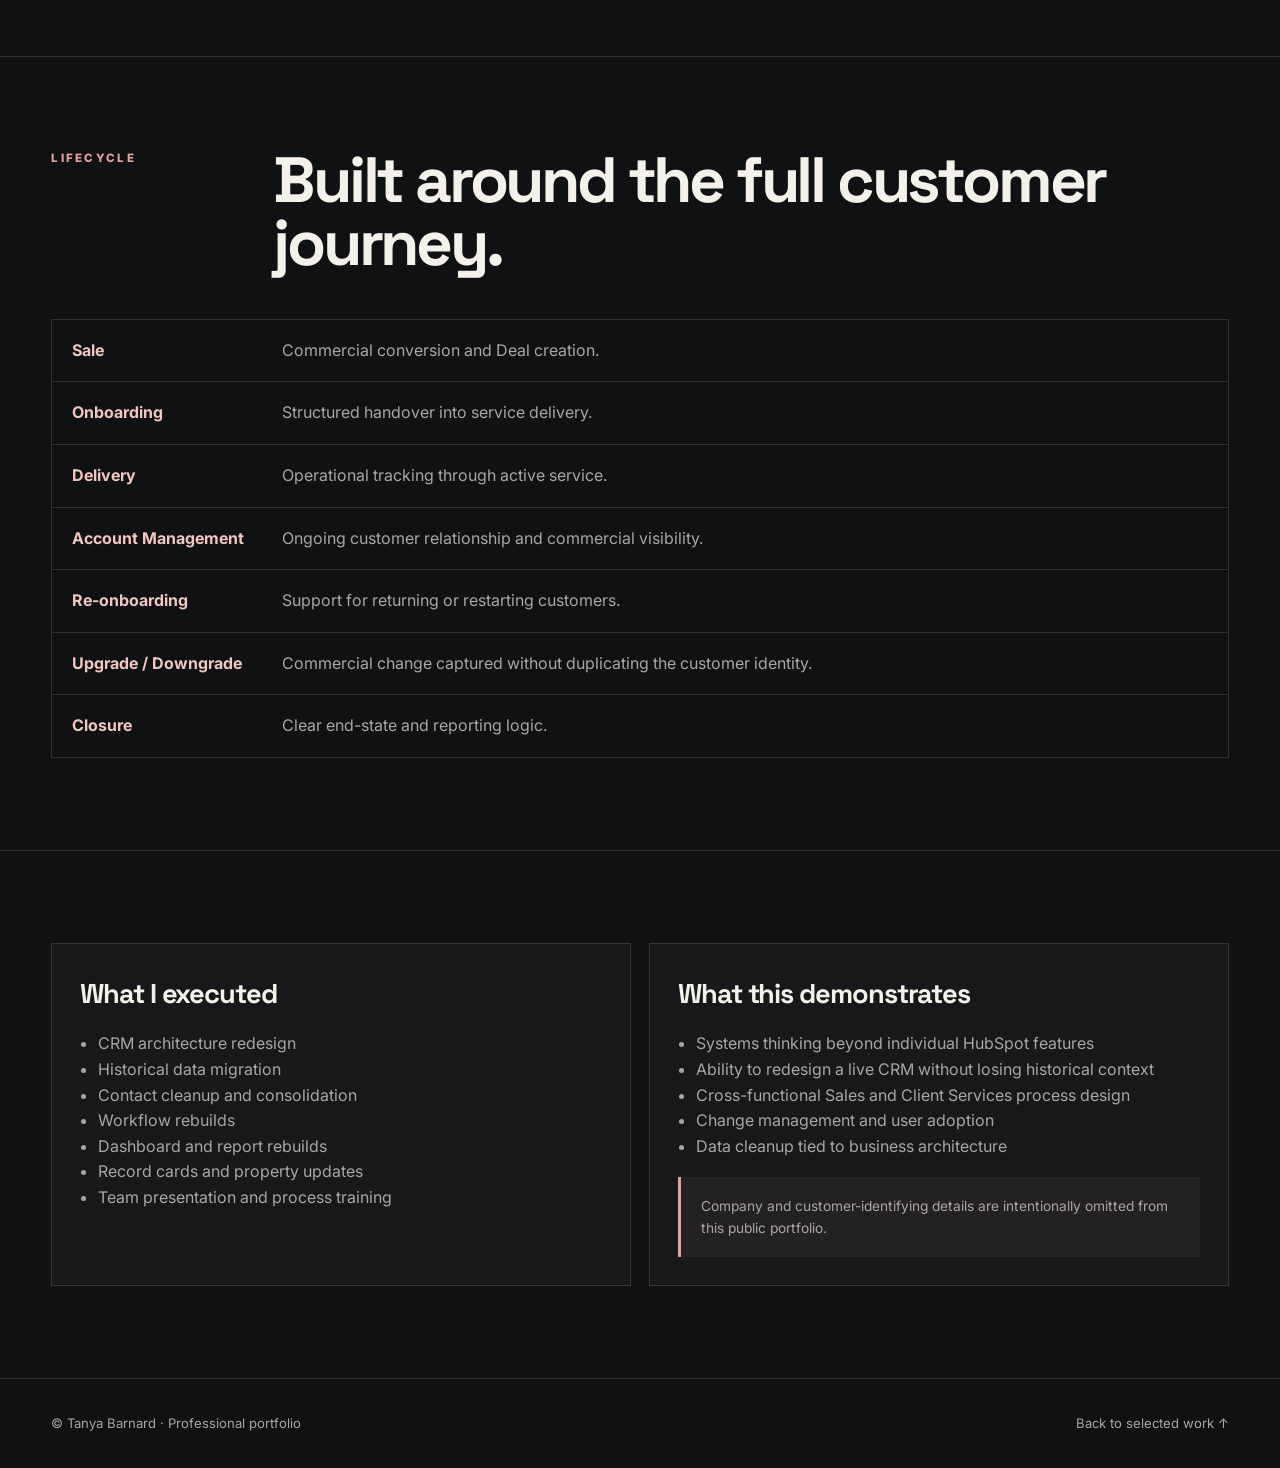
<file: cases/crm-redesign.html>
<!doctype html>
<html lang="en">
<head>
  <meta charset="utf-8">
  <meta name="viewport" content="width=device-width,initial-scale=1">
  <title>CRM Architecture Redesign | Tanya Barnard</title>
  <meta name="description" content="CRM Architecture Redesign case study by Tanya Barnard.">
  <link rel="stylesheet" href="../style.css">
</head>
<body>
<nav class="nav">
  <div class="wrap nav-inner">
    <a class="brand" href="../index.html">Tanya <b>Barnard</b></a>
    <div class="nav-links">
      <a href="../index.html#about">About</a>
      <a href="../index.html#work">Work</a>
      <a href="../index.html#references">References</a>
      <a href="../index.html#certifications">Certifications</a>
    </div>
  </div>
</nav>

<header class="case-hero">
  <div class="wrap">
    <a class="back" href="../index.html#work">← Selected work</a>
    <div class="eyebrow" style="margin-top:34px">Case 01 · CRM Architecture</div>
    <h1>One customer.<br>Multiple commercial journeys.</h1>
    <p>A HubSpot architecture redesign that moved operational tracking away from duplicated Contact records and into a Deal-based model built for repeat sales, onboarding and customer lifecycle visibility.</p>

    <div class="case-stats">
      <div class="case-stat"><strong>Contact → Deal</strong><span>Operating model redesign</span></div>
      <div class="case-stat"><strong>Historical migration</strong><span>Sales activity moved into Deals</span></div>
      <div class="case-stat"><strong>Team enablement</strong><span>Process presented and trained internally</span></div>
    </div>
  </div>
</header>

<section class="section">
  <div class="wrap case-two">
    <div class="case-panel">
      <h3>The challenge</h3>
      <p>Sales and Client Services activity had been managed primarily through Contact records. A single real client with multiple service plans could end up represented by multiple Contact records, sometimes differentiated with plus-addressed email variations.</p>
      <p>That created duplicate data, fragmented communication history, email deliverability issues and reporting limitations. Historical information existed, but not in a structure that made the customer journey easy to see or manage.</p>
    </div>

    <div class="case-panel">
      <h3>The design decision</h3>
      <p>The Contact became the central customer identity, while each commercial plan or customer journey became a Deal.</p>
      <ul>
        <li>One customer = one Contact</li>
        <li>Separate commercial journeys = separate Deals</li>
        <li>Historical sales activity migrated into Deals</li>
        <li>Duplicate Contacts reviewed and consolidated</li>
        <li>Reporting, workflows and record layouts rebuilt around the new model</li>
      </ul>
    </div>
  </div>
</section>

<section class="section">
  <div class="wrap">
    <div class="section-head">
      <div class="eyebrow">Solution design</div>
      <div>
        <h2>The model in one view.</h2>
        <p>This portfolio diagram summarises the architecture change and the automation model it enabled.</p>
      </div>
    </div>
    <div class="case-visual">
      <img src="../assets/crm-redesign-solution.png" alt="Before and after CRM architecture showing duplicate Contacts replaced with one Contact and multiple Deals">
      <p class="visual-caption">Solution diagram created to explain the redesign. It is a simplified representation of the operating model, not a screenshot of confidential production data.</p>
    </div>
  </div>
</section>

<section class="section">
  <div class="wrap">
    <div class="section-head">
      <div class="eyebrow">Before → After</div>
      <div>
        <h2>Changing the architecture changed what the CRM could do.</h2>
        <p>The redesign was not simply a cleanup exercise; it changed how the business represented customers and commercial activity.</p>
      </div>
    </div>

    <div class="flow">
      <div class="flow-col">
        <h4>Before · Contact-led</h4>
        <ul>
          <li>Multiple Contacts for one real customer</li>
          <li>Commercial activity stored on Contact records</li>
          <li>Fragmented history across duplicates</li>
          <li>Reporting constrained by the model</li>
          <li>Workflow logic had to work around structural issues</li>
        </ul>
      </div>

      <div class="flow-arrow">→</div>

      <div class="flow-col">
        <h4>After · Deal-led</h4>
        <ul>
          <li>One central Contact per customer</li>
          <li>Separate Deals for commercial journeys</li>
          <li>Historical activity consolidated</li>
          <li>Lifecycle reporting became clearer</li>
          <li>Automation aligned to the new process</li>
        </ul>
      </div>
    </div>
  </div>
</section>

<section class="section">
  <div class="wrap">
    <div class="section-head">
      <div class="eyebrow">Lifecycle</div>
      <div><h2>Built around the full customer journey.</h2></div>
    </div>

    <div class="timeline">
      <div class="timeline-row"><strong>Sale</strong><span>Commercial conversion and Deal creation.</span></div>
      <div class="timeline-row"><strong>Onboarding</strong><span>Structured handover into service delivery.</span></div>
      <div class="timeline-row"><strong>Delivery</strong><span>Operational tracking through active service.</span></div>
      <div class="timeline-row"><strong>Account Management</strong><span>Ongoing customer relationship and commercial visibility.</span></div>
      <div class="timeline-row"><strong>Re-onboarding</strong><span>Support for returning or restarting customers.</span></div>
      <div class="timeline-row"><strong>Upgrade / Downgrade</strong><span>Commercial change captured without duplicating the customer identity.</span></div>
      <div class="timeline-row"><strong>Closure</strong><span>Clear end-state and reporting logic.</span></div>
    </div>
  </div>
</section>

<section class="section">
  <div class="wrap case-two">
    <div class="case-panel">
      <h3>What I executed</h3>
      <ul>
        <li>CRM architecture redesign</li>
        <li>Historical data migration</li>
        <li>Contact cleanup and consolidation</li>
        <li>Workflow rebuilds</li>
        <li>Dashboard and report rebuilds</li>
        <li>Record cards and property updates</li>
        <li>Team presentation and process training</li>
      </ul>
    </div>
    <div class="case-panel">
      <h3>What this demonstrates</h3>
      <ul>
        <li>Systems thinking beyond individual HubSpot features</li>
        <li>Ability to redesign a live CRM without losing historical context</li>
        <li>Cross-functional Sales and Client Services process design</li>
        <li>Change management and user adoption</li>
        <li>Data cleanup tied to business architecture</li>
      </ul>
      <div class="case-note">Company and customer-identifying details are intentionally omitted from this public portfolio.</div>
    </div>
  </div>
</section>

<footer class="footer">
  <div class="wrap footer-row">
    <span>© Tanya Barnard · Professional portfolio</span>
    <span><a href="../index.html#work">Back to selected work ↑</a></span>
  </div>
</footer>
</body>
</html>
</file>
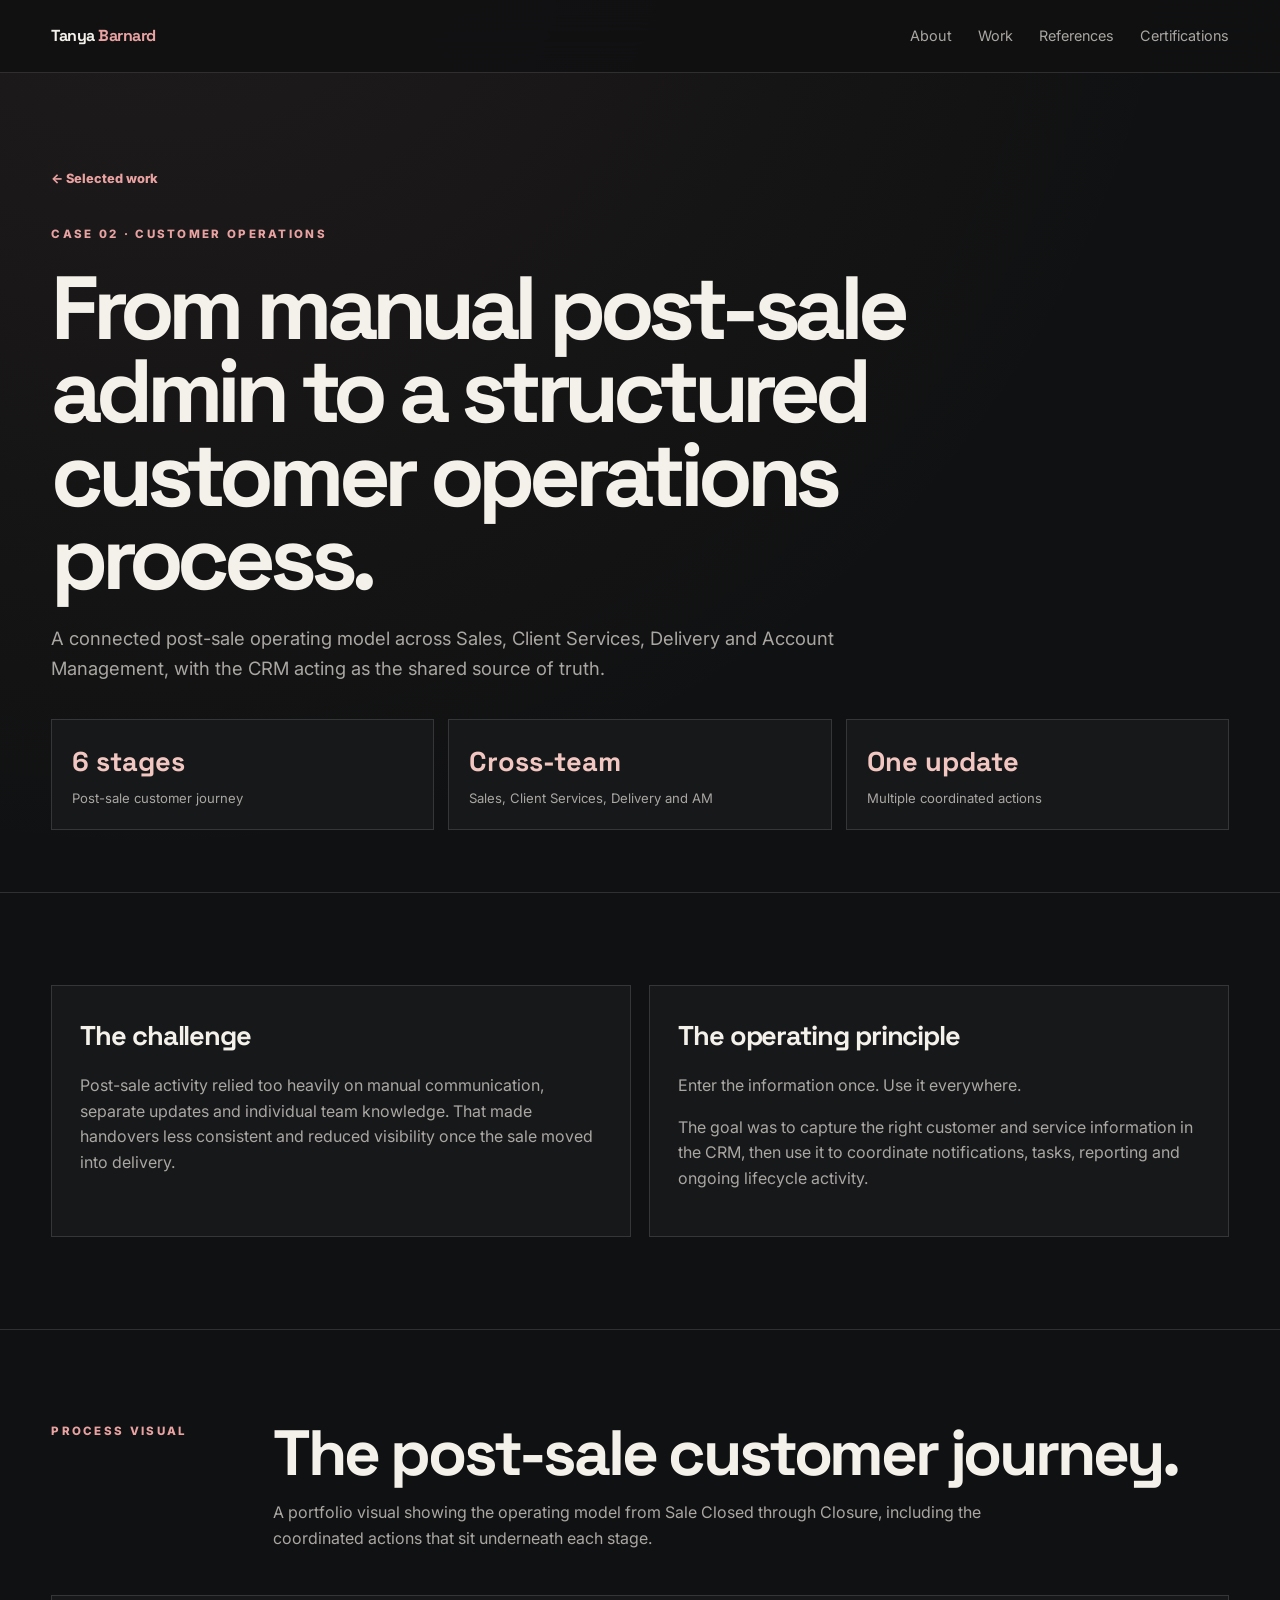
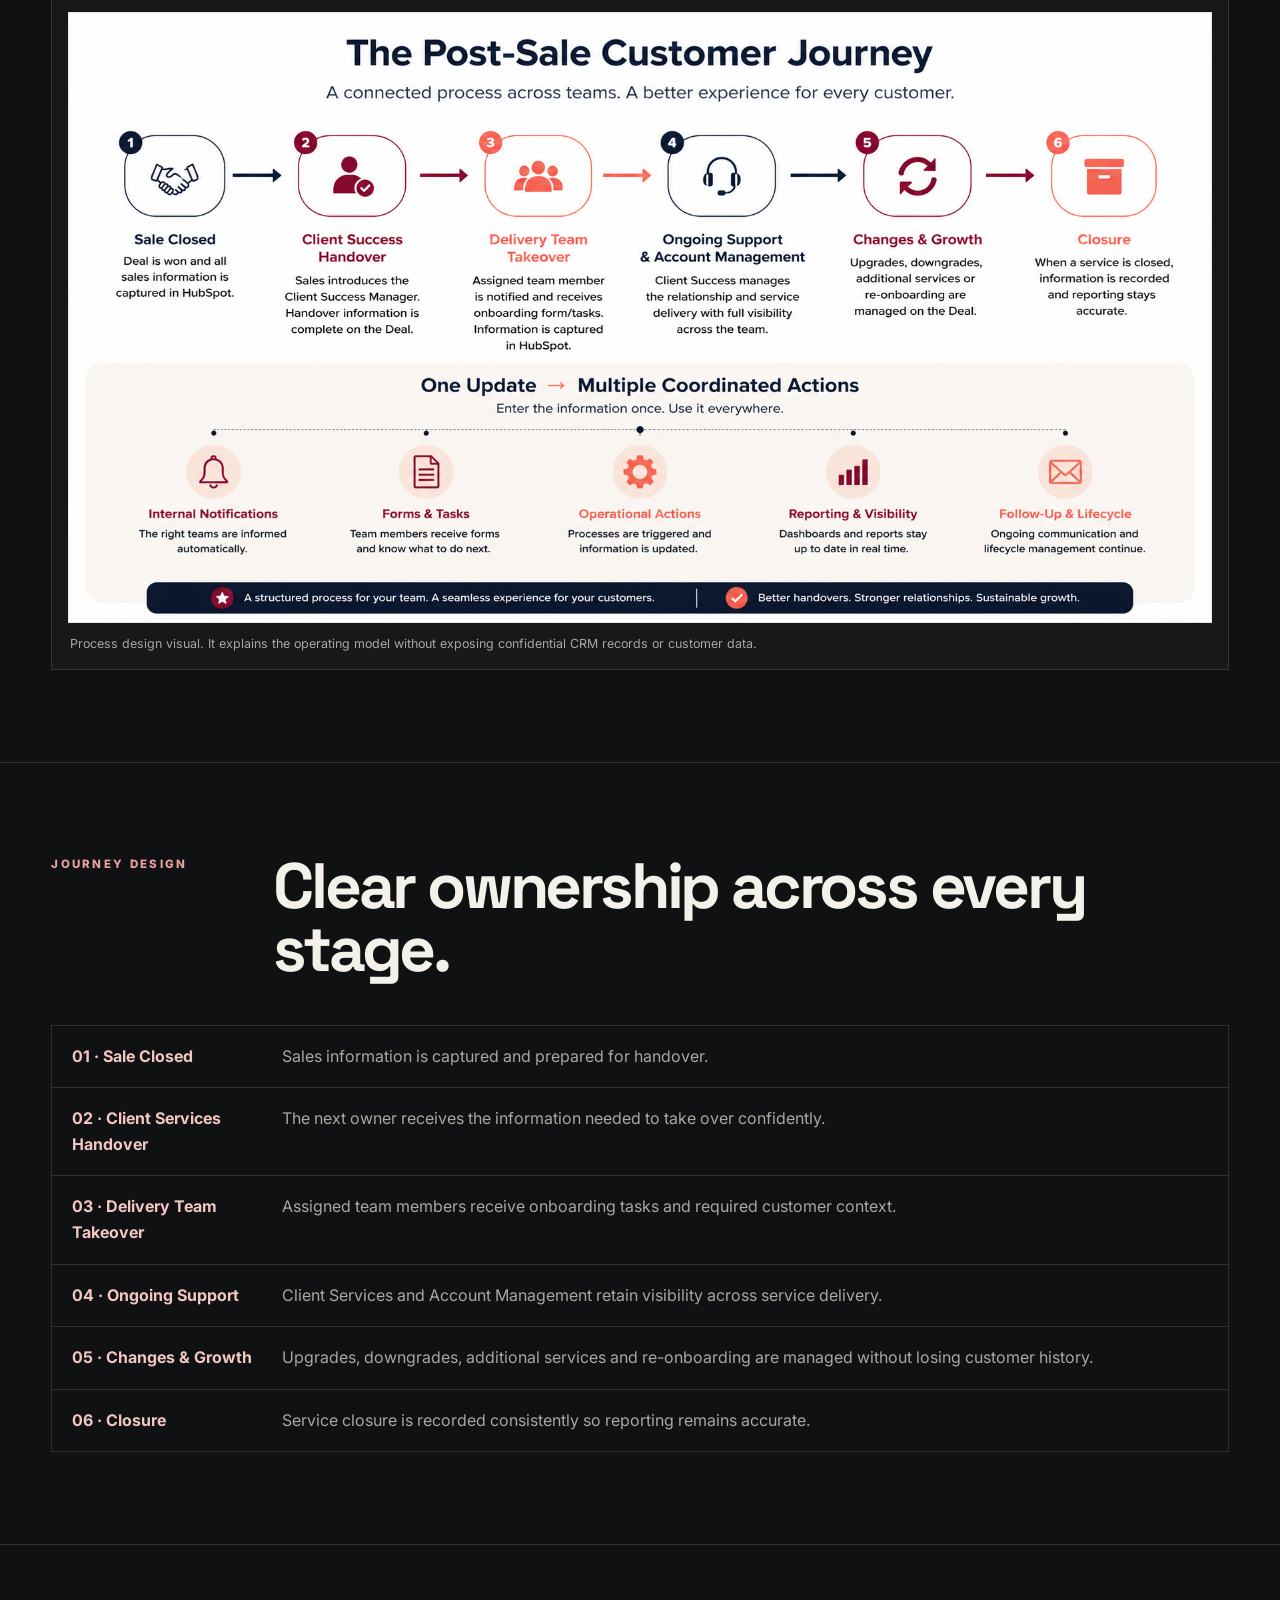
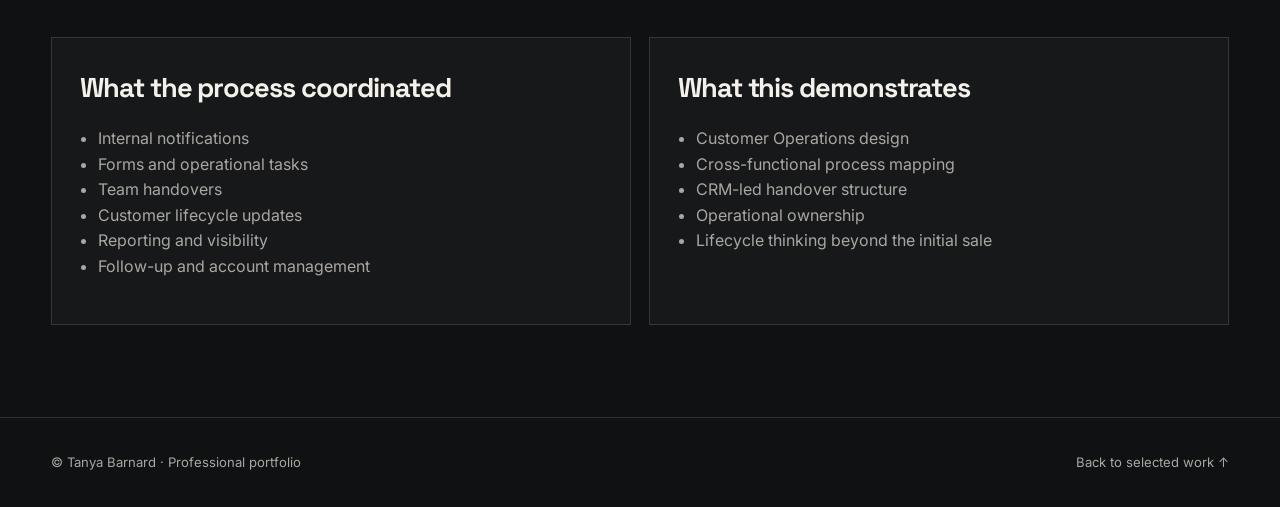
<file: cases/customer-operations.html>
<!doctype html>
<html lang="en">
<head>
  <meta charset="utf-8">
  <meta name="viewport" content="width=device-width,initial-scale=1">
  <title>Customer Operations Process | Tanya Barnard</title>
  <meta name="description" content="Customer Operations case study by Tanya Barnard.">
  <link rel="stylesheet" href="../style.css">
</head>
<body>
<nav class="nav">
  <div class="wrap nav-inner">
    <a class="brand" href="../index.html">Tanya <b>Barnard</b></a>
    <div class="nav-links">
      <a href="../index.html#about">About</a>
      <a href="../index.html#work">Work</a>
      <a href="../index.html#references">References</a>
      <a href="../index.html#certifications">Certifications</a>
    </div>
  </div>
</nav>

<header class="case-hero">
  <div class="wrap">
    <a class="back" href="../index.html#work">← Selected work</a>
    <div class="eyebrow" style="margin-top:34px">Case 02 · Customer Operations</div>
    <h1>From manual post-sale admin to a structured customer operations process.</h1>
    <p>A connected post-sale operating model across Sales, Client Services, Delivery and Account Management, with the CRM acting as the shared source of truth.</p>

    <div class="case-stats">
      <div class="case-stat"><strong>6 stages</strong><span>Post-sale customer journey</span></div>
      <div class="case-stat"><strong>Cross-team</strong><span>Sales, Client Services, Delivery and AM</span></div>
      <div class="case-stat"><strong>One update</strong><span>Multiple coordinated actions</span></div>
    </div>
  </div>
</header>

<section class="section">
  <div class="wrap case-two">
    <div class="case-panel">
      <h3>The challenge</h3>
      <p>Post-sale activity relied too heavily on manual communication, separate updates and individual team knowledge. That made handovers less consistent and reduced visibility once the sale moved into delivery.</p>
    </div>
    <div class="case-panel">
      <h3>The operating principle</h3>
      <p>Enter the information once. Use it everywhere.</p>
      <p>The goal was to capture the right customer and service information in the CRM, then use it to coordinate notifications, tasks, reporting and ongoing lifecycle activity.</p>
    </div>
  </div>
</section>

<section class="section">
  <div class="wrap">
    <div class="section-head">
      <div class="eyebrow">Process visual</div>
      <div>
        <h2>The post-sale customer journey.</h2>
        <p>A portfolio visual showing the operating model from Sale Closed through Closure, including the coordinated actions that sit underneath each stage.</p>
      </div>
    </div>

    <div class="case-visual">
      <img src="../assets/post-sale-customer-journey.png" alt="Post-sale customer journey from sale closed through client success handover, delivery, account management, growth and closure">
      <p class="visual-caption">Process design visual. It explains the operating model without exposing confidential CRM records or customer data.</p>
    </div>
  </div>
</section>

<section class="section">
  <div class="wrap">
    <div class="section-head">
      <div class="eyebrow">Journey design</div>
      <div><h2>Clear ownership across every stage.</h2></div>
    </div>

    <div class="timeline">
      <div class="timeline-row"><strong>01 · Sale Closed</strong><span>Sales information is captured and prepared for handover.</span></div>
      <div class="timeline-row"><strong>02 · Client Services Handover</strong><span>The next owner receives the information needed to take over confidently.</span></div>
      <div class="timeline-row"><strong>03 · Delivery Team Takeover</strong><span>Assigned team members receive onboarding tasks and required customer context.</span></div>
      <div class="timeline-row"><strong>04 · Ongoing Support</strong><span>Client Services and Account Management retain visibility across service delivery.</span></div>
      <div class="timeline-row"><strong>05 · Changes & Growth</strong><span>Upgrades, downgrades, additional services and re-onboarding are managed without losing customer history.</span></div>
      <div class="timeline-row"><strong>06 · Closure</strong><span>Service closure is recorded consistently so reporting remains accurate.</span></div>
    </div>
  </div>
</section>

<section class="section">
  <div class="wrap case-two">
    <div class="case-panel">
      <h3>What the process coordinated</h3>
      <ul>
        <li>Internal notifications</li>
        <li>Forms and operational tasks</li>
        <li>Team handovers</li>
        <li>Customer lifecycle updates</li>
        <li>Reporting and visibility</li>
        <li>Follow-up and account management</li>
      </ul>
    </div>
    <div class="case-panel">
      <h3>What this demonstrates</h3>
      <ul>
        <li>Customer Operations design</li>
        <li>Cross-functional process mapping</li>
        <li>CRM-led handover structure</li>
        <li>Operational ownership</li>
        <li>Lifecycle thinking beyond the initial sale</li>
      </ul>
    </div>
  </div>
</section>

<footer class="footer">
  <div class="wrap footer-row">
    <span>© Tanya Barnard · Professional portfolio</span>
    <span><a href="../index.html#work">Back to selected work ↑</a></span>
  </div>
</footer>
</body>
</html>
</file>
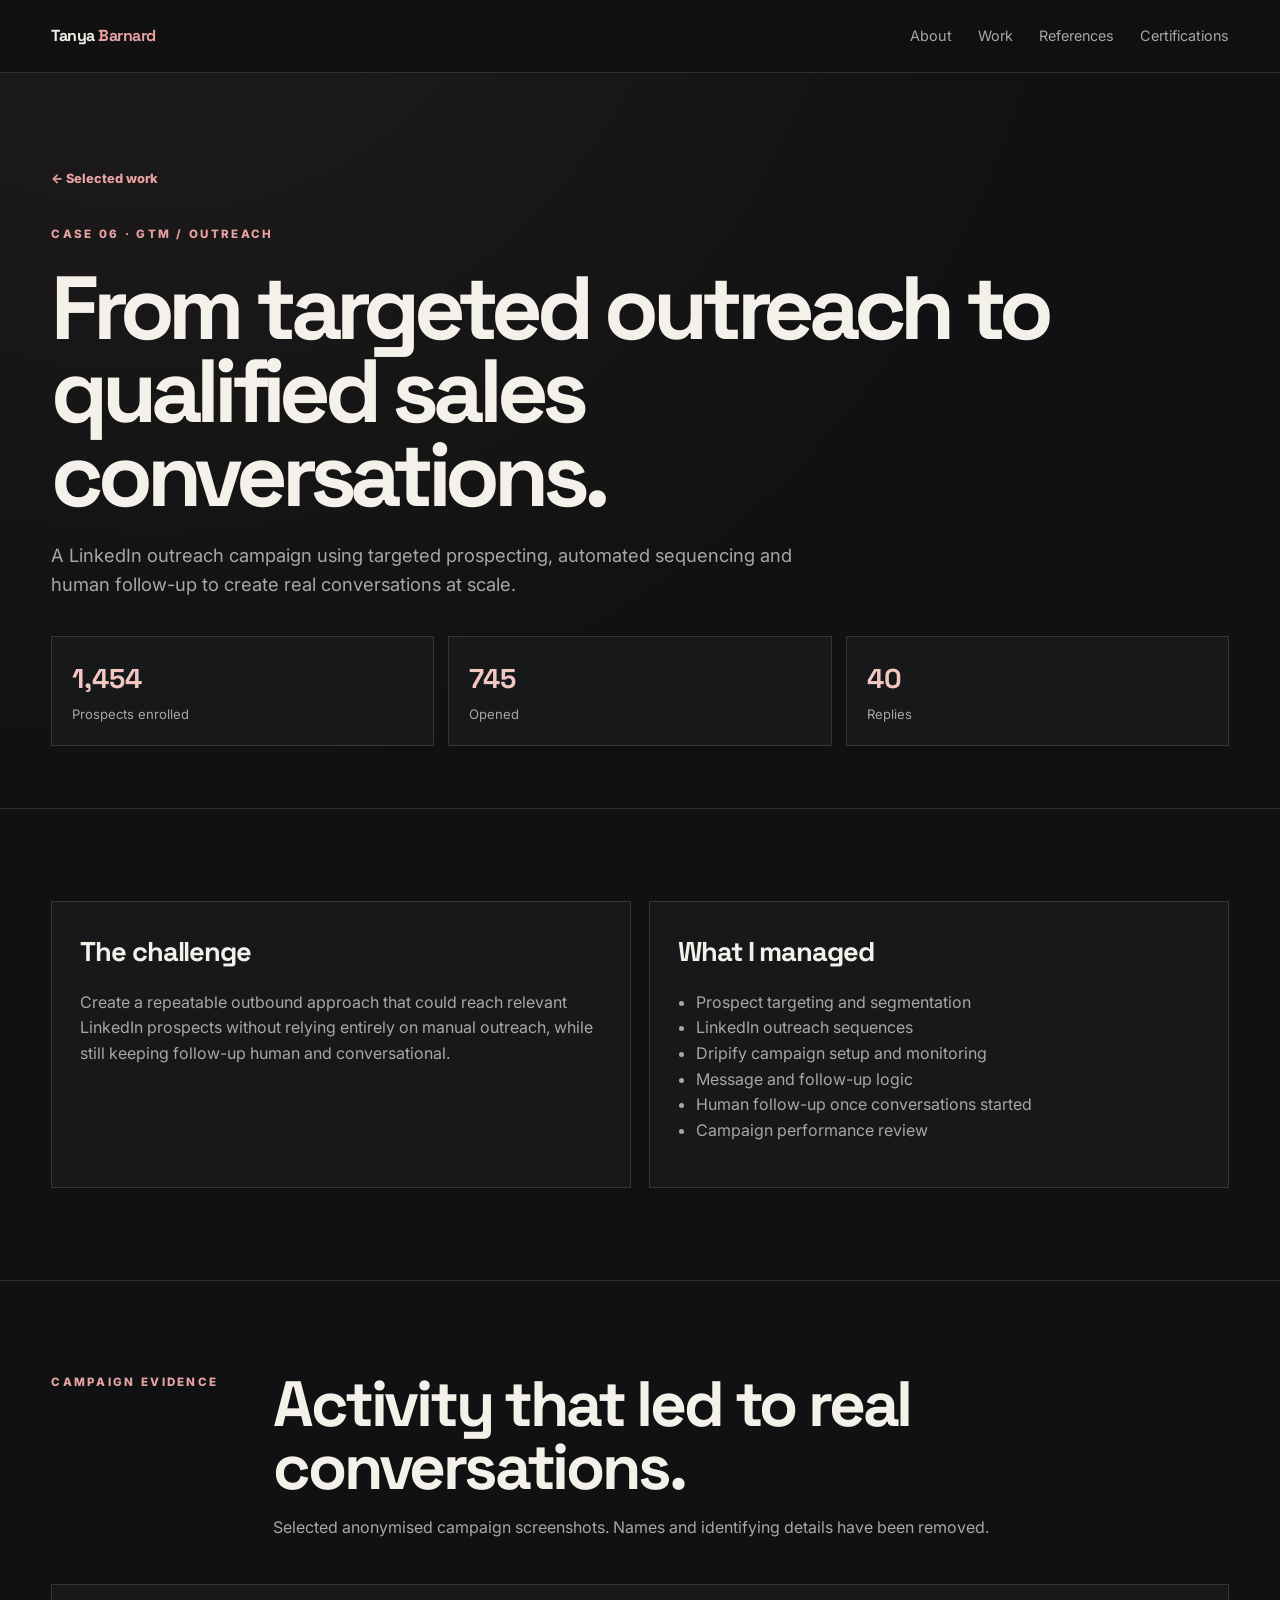
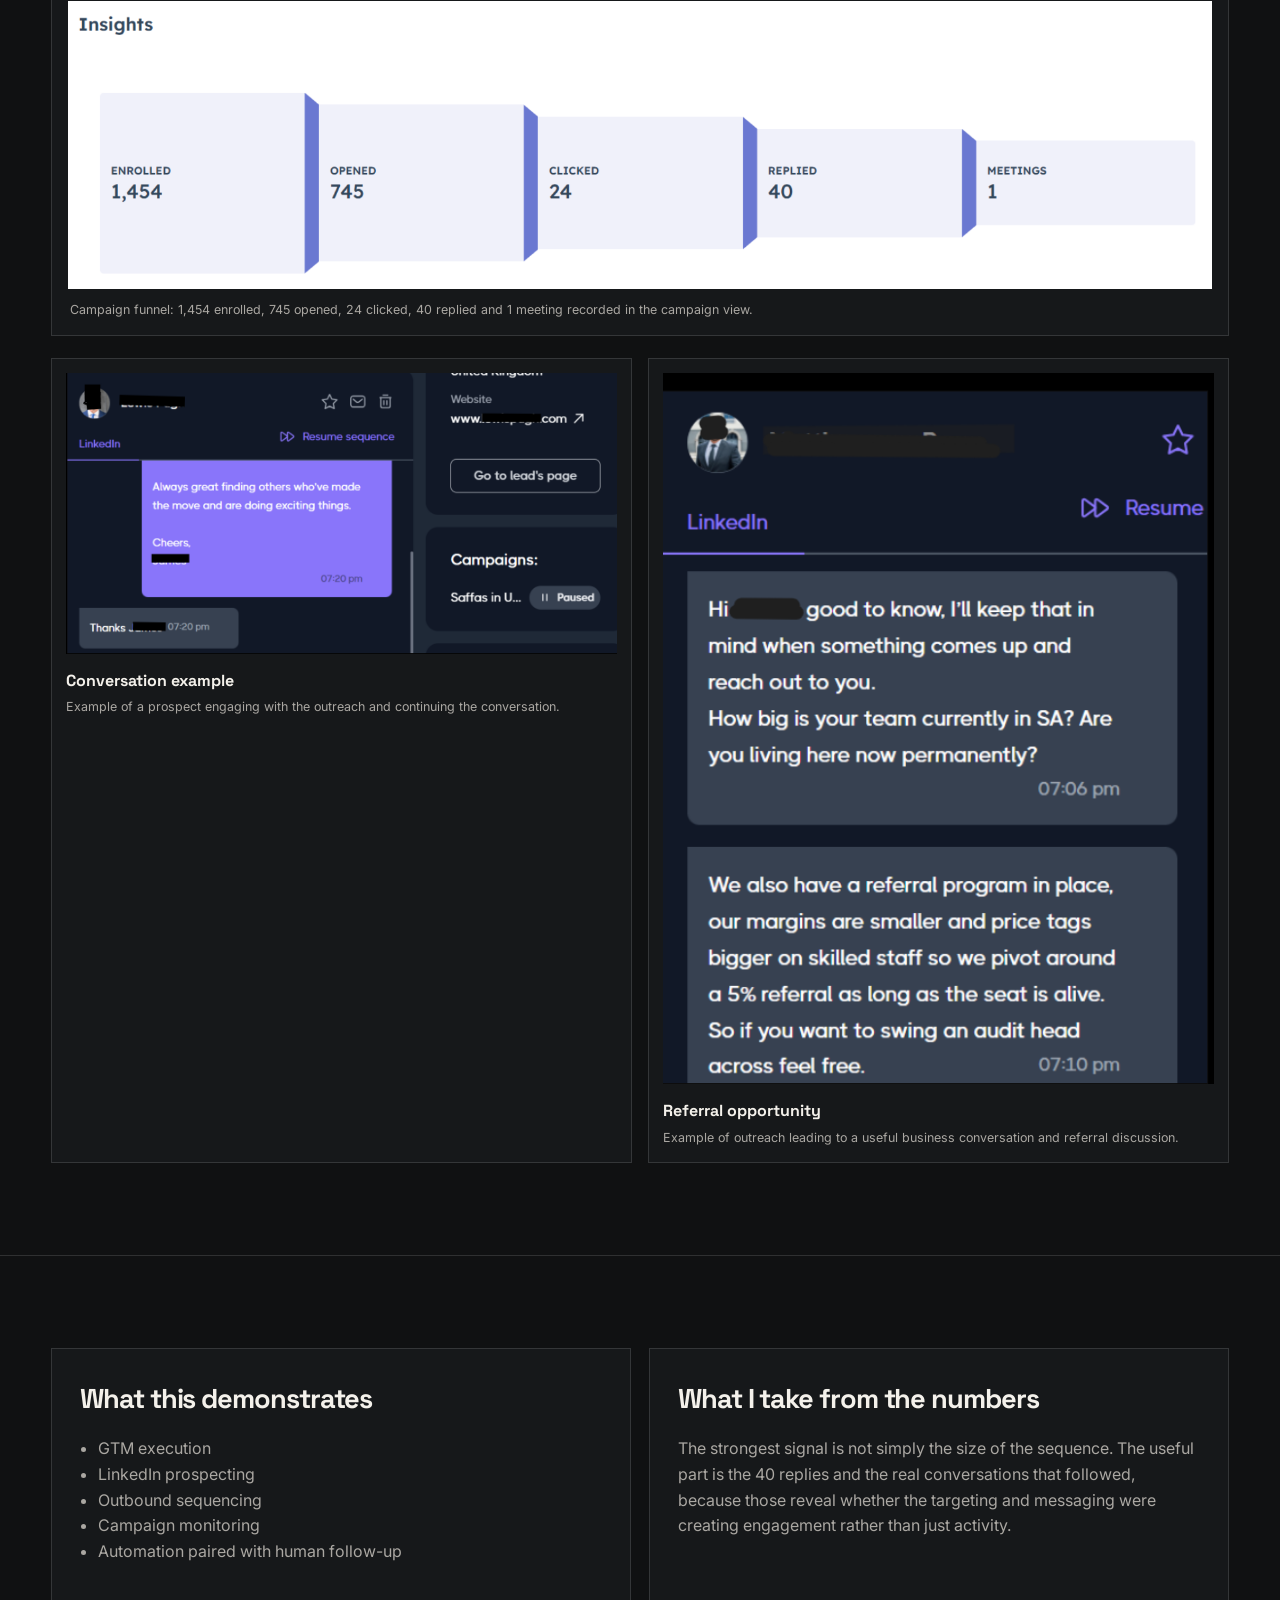
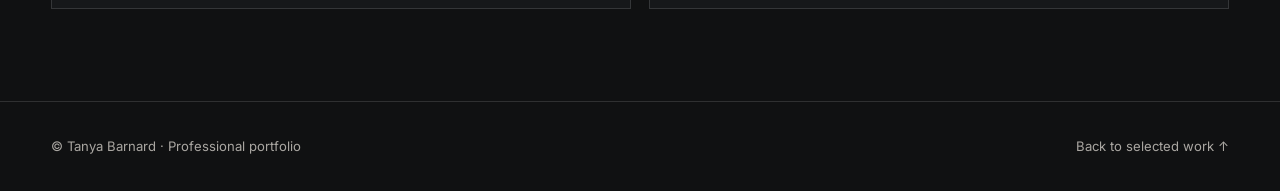
<file: cases/outreach.html>
<!doctype html>
<html lang="en">
<head>
  <meta charset="utf-8">
  <meta name="viewport" content="width=device-width,initial-scale=1">
  <title>LinkedIn Outreach Case Study | Tanya Barnard</title>
  <meta name="description" content="LinkedIn and Dripify outreach case study by Tanya Barnard.">
  <link rel="stylesheet" href="../style.css">
</head>
<body>
<nav class="nav">
  <div class="wrap nav-inner">
    <a class="brand" href="../index.html">Tanya <b>Barnard</b></a>
    <div class="nav-links">
      <a href="../index.html#about">About</a>
      <a href="../index.html#work">Work</a>
      <a href="../index.html#references">References</a>
      <a href="../index.html#certifications">Certifications</a>
    </div>
  </div>
</nav>

<header class="case-hero">
  <div class="wrap">
    <a class="back" href="../index.html#work">← Selected work</a>
    <div class="eyebrow" style="margin-top:34px">Case 06 · GTM / Outreach</div>
    <h1>From targeted outreach to qualified sales conversations.</h1>
    <p>A LinkedIn outreach campaign using targeted prospecting, automated sequencing and human follow-up to create real conversations at scale.</p>

    <div class="case-stats">
      <div class="case-stat"><strong>1,454</strong><span>Prospects enrolled</span></div>
      <div class="case-stat"><strong>745</strong><span>Opened</span></div>
      <div class="case-stat"><strong>40</strong><span>Replies</span></div>
    </div>
  </div>
</header>

<section class="section">
  <div class="wrap case-two">
    <div class="case-panel">
      <h3>The challenge</h3>
      <p>Create a repeatable outbound approach that could reach relevant LinkedIn prospects without relying entirely on manual outreach, while still keeping follow-up human and conversational.</p>
    </div>
    <div class="case-panel">
      <h3>What I managed</h3>
      <ul>
        <li>Prospect targeting and segmentation</li>
        <li>LinkedIn outreach sequences</li>
        <li>Dripify campaign setup and monitoring</li>
        <li>Message and follow-up logic</li>
        <li>Human follow-up once conversations started</li>
        <li>Campaign performance review</li>
      </ul>
    </div>
  </div>
</section>

<section class="section">
  <div class="wrap">
    <div class="section-head">
      <div class="eyebrow">Campaign evidence</div>
      <div>
        <h2>Activity that led to real conversations.</h2>
        <p>Selected anonymised campaign screenshots. Names and identifying details have been removed.</p>
      </div>
    </div>

    <div class="case-visual outreach-funnel">
      <img src="../assets/outreach-funnel.png" alt="Outreach campaign funnel showing enrolled, opened, clicked, replied and meetings">
      <p class="visual-caption">Campaign funnel: 1,454 enrolled, 745 opened, 24 clicked, 40 replied and 1 meeting recorded in the campaign view.</p>
    </div>

    <div class="proof-grid">
      <div class="proof-card">
        <img src="../assets/outreach-conversation-01.png" alt="Anonymised LinkedIn outreach conversation">
        <h4>Conversation example</h4>
        <p>Example of a prospect engaging with the outreach and continuing the conversation.</p>
      </div>

      <div class="proof-card">
        <img src="../assets/outreach-conversation-02.png" alt="Anonymised LinkedIn referral conversation">
        <h4>Referral opportunity</h4>
        <p>Example of outreach leading to a useful business conversation and referral discussion.</p>
      </div>
    </div>
  </div>
</section>

<section class="section">
  <div class="wrap case-two">
    <div class="case-panel">
      <h3>What this demonstrates</h3>
      <ul>
        <li>GTM execution</li>
        <li>LinkedIn prospecting</li>
        <li>Outbound sequencing</li>
        <li>Campaign monitoring</li>
        <li>Automation paired with human follow-up</li>
      </ul>
    </div>
    <div class="case-panel">
      <h3>What I take from the numbers</h3>
      <p>The strongest signal is not simply the size of the sequence. The useful part is the 40 replies and the real conversations that followed, because those reveal whether the targeting and messaging were creating engagement rather than just activity.</p>
    </div>
  </div>
</section>

<footer class="footer">
  <div class="wrap footer-row">
    <span>© Tanya Barnard · Professional portfolio</span>
    <span><a href="../index.html#work">Back to selected work ↑</a></span>
  </div>
</footer>
</body>
</html>
</file>
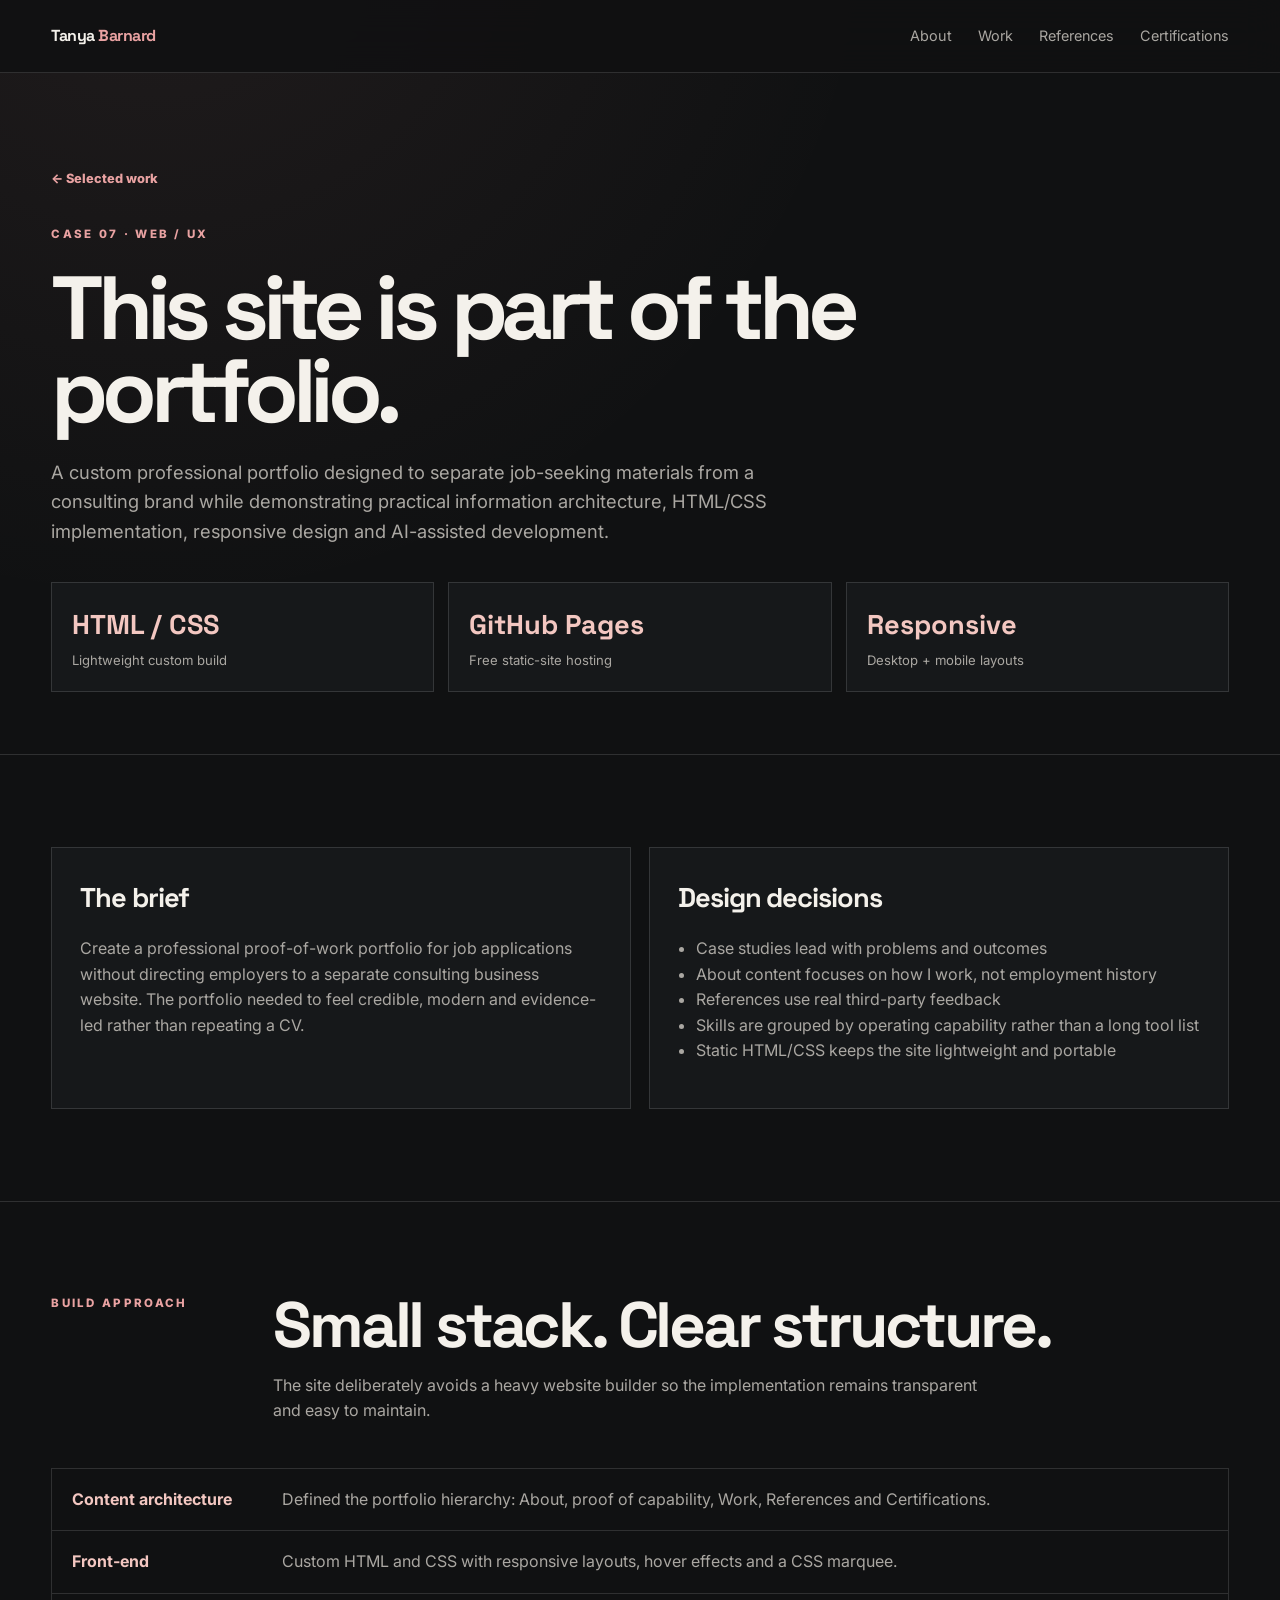
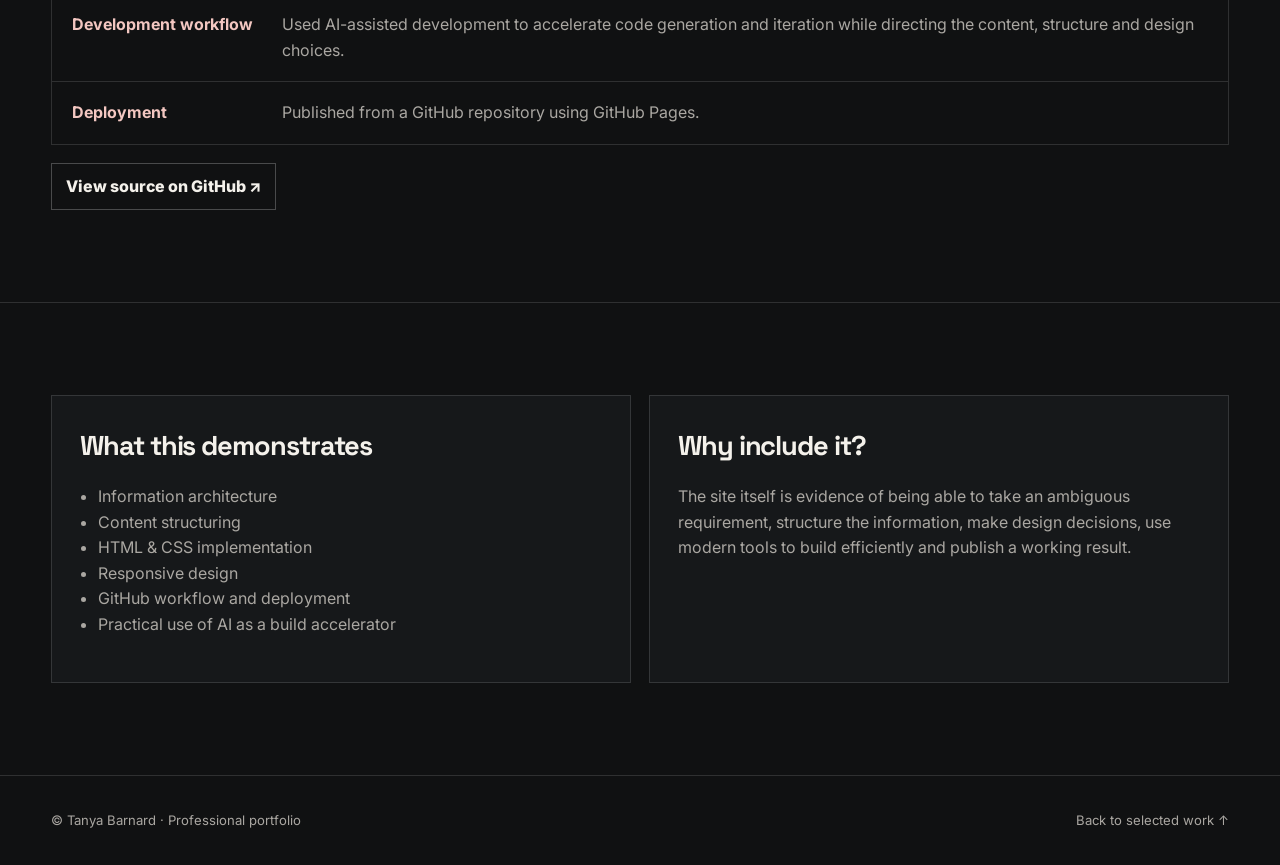
<file: cases/portfolio-site.html>
<!doctype html>
<html lang="en">
<head>
  <meta charset="utf-8">
  <meta name="viewport" content="width=device-width,initial-scale=1">
  <title>Portfolio Website | Tanya Barnard</title>
  <meta name="description" content="Portfolio Website case study by Tanya Barnard.">
  <link rel="stylesheet" href="../style.css">
</head>
<body>
<nav class="nav">
  <div class="wrap nav-inner">
    <a class="brand" href="../index.html">Tanya <b>Barnard</b></a>
    <div class="nav-links">
      <a href="../index.html#about">About</a>
      <a href="../index.html#work">Work</a>
      <a href="../index.html#references">References</a>
      <a href="../index.html#certifications">Certifications</a>
    </div>
  </div>
</nav>

<header class="case-hero">
  <div class="wrap">
    <a class="back" href="../index.html#work">← Selected work</a>
    <div class="eyebrow" style="margin-top:34px">Case 07 · Web / UX</div>
    <h1>This site is part of the portfolio.</h1>
    <p>A custom professional portfolio designed to separate job-seeking materials from a consulting brand while demonstrating practical information architecture, HTML/CSS implementation, responsive design and AI-assisted development.</p>

    <div class="case-stats">
      <div class="case-stat"><strong>HTML / CSS</strong><span>Lightweight custom build</span></div>
      <div class="case-stat"><strong>GitHub Pages</strong><span>Free static-site hosting</span></div>
      <div class="case-stat"><strong>Responsive</strong><span>Desktop + mobile layouts</span></div>
    </div>
  </div>
</header>

<section class="section">
  <div class="wrap case-two">
    <div class="case-panel">
      <h3>The brief</h3>
      <p>Create a professional proof-of-work portfolio for job applications without directing employers to a separate consulting business website. The portfolio needed to feel credible, modern and evidence-led rather than repeating a CV.</p>
    </div>
    <div class="case-panel">
      <h3>Design decisions</h3>
      <ul>
        <li>Case studies lead with problems and outcomes</li>
        <li>About content focuses on how I work, not employment history</li>
        <li>References use real third-party feedback</li>
        <li>Skills are grouped by operating capability rather than a long tool list</li>
        <li>Static HTML/CSS keeps the site lightweight and portable</li>
      </ul>
    </div>
  </div>
</section>

<section class="section">
  <div class="wrap">
    <div class="section-head">
      <div class="eyebrow">Build approach</div>
      <div>
        <h2>Small stack. Clear structure.</h2>
        <p>The site deliberately avoids a heavy website builder so the implementation remains transparent and easy to maintain.</p>
      </div>
    </div>

    <div class="timeline">
      <div class="timeline-row"><strong>Content architecture</strong><span>Defined the portfolio hierarchy: About, proof of capability, Work, References and Certifications.</span></div>
      <div class="timeline-row"><strong>Front-end</strong><span>Custom HTML and CSS with responsive layouts, hover effects and a CSS marquee.</span></div>
      <div class="timeline-row"><strong>Development workflow</strong><span>Used AI-assisted development to accelerate code generation and iteration while directing the content, structure and design choices.</span></div>
      <div class="timeline-row"><strong>Deployment</strong><span>Published from a GitHub repository using GitHub Pages.</span></div>
    </div>

    <a class="source-link" href="https://github.com/tanya-barnard/portfolio" target="_blank" rel="noopener">View source on GitHub ↗</a>
  </div>
</section>

<section class="section">
  <div class="wrap case-two">
    <div class="case-panel">
      <h3>What this demonstrates</h3>
      <ul>
        <li>Information architecture</li>
        <li>Content structuring</li>
        <li>HTML & CSS implementation</li>
        <li>Responsive design</li>
        <li>GitHub workflow and deployment</li>
        <li>Practical use of AI as a build accelerator</li>
      </ul>
    </div>
    <div class="case-panel">
      <h3>Why include it?</h3>
      <p>The site itself is evidence of being able to take an ambiguous requirement, structure the information, make design decisions, use modern tools to build efficiently and publish a working result.</p>
    </div>
  </div>
</section>

<footer class="footer">
  <div class="wrap footer-row">
    <span>© Tanya Barnard · Professional portfolio</span>
    <span><a href="../index.html#work">Back to selected work ↑</a></span>
  </div>
</footer>
</body>
</html>
</file>
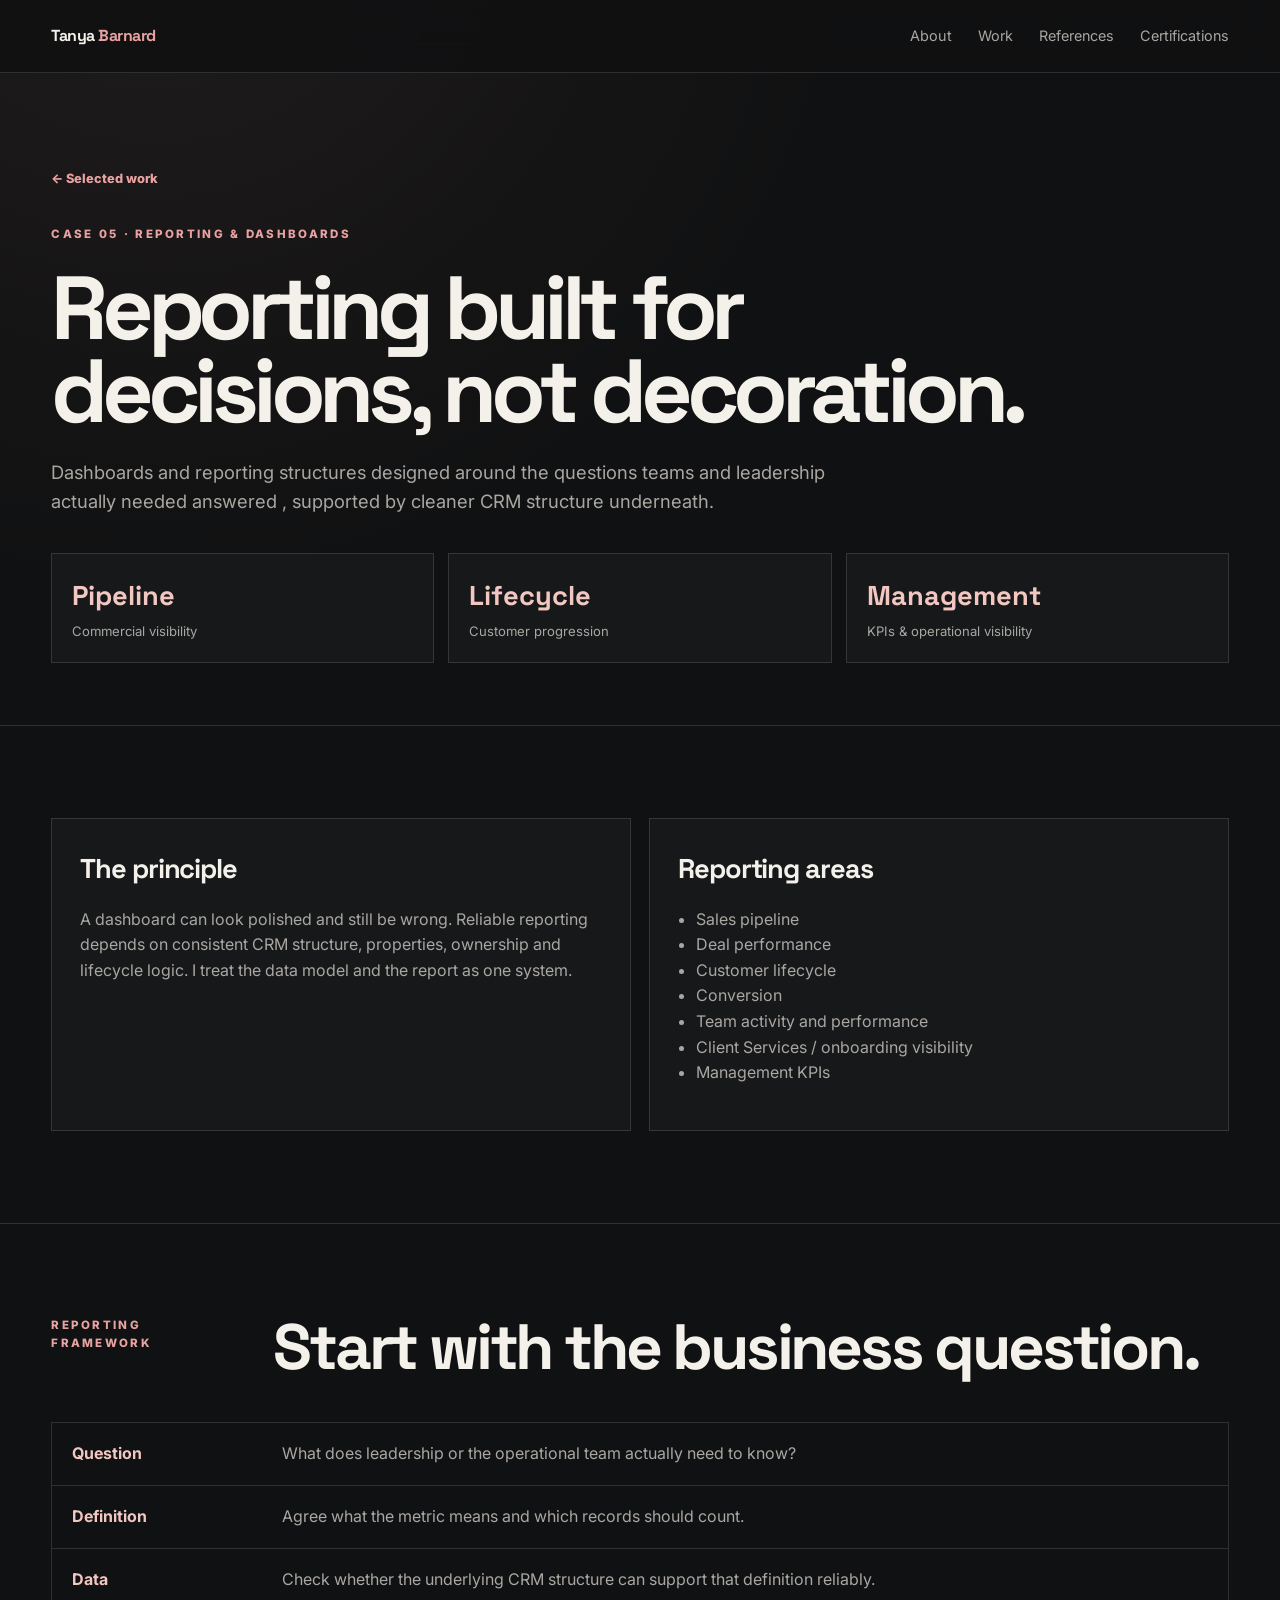
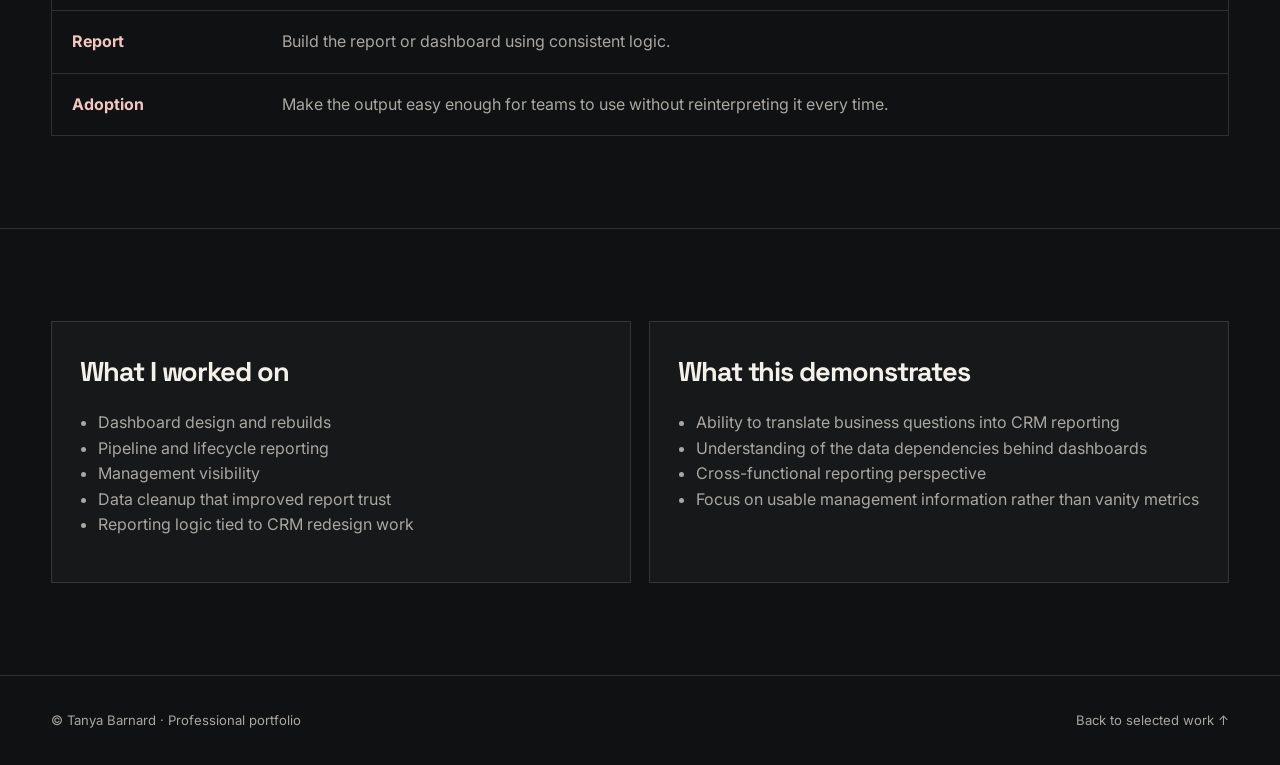
<file: cases/reporting.html>
<!doctype html>
<html lang="en">
<head>
  <meta charset="utf-8">
  <meta name="viewport" content="width=device-width,initial-scale=1">
  <title>Reporting &amp; Dashboards | Tanya Barnard</title>
  <meta name="description" content="Reporting &amp; Dashboards case study by Tanya Barnard.">
  <link rel="stylesheet" href="../style.css">
</head>
<body>
<nav class="nav">
  <div class="wrap nav-inner">
    <a class="brand" href="../index.html">Tanya <b>Barnard</b></a>
    <div class="nav-links">
      <a href="../index.html#about">About</a>
      <a href="../index.html#work">Work</a>
      <a href="../index.html#references">References</a>
      <a href="../index.html#certifications">Certifications</a>
    </div>
  </div>
</nav>

<header class="case-hero">
  <div class="wrap">
    <a class="back" href="../index.html#work">← Selected work</a>
    <div class="eyebrow" style="margin-top:34px">Case 05 · Reporting & Dashboards</div>
    <h1>Reporting built for decisions, not decoration.</h1>
    <p>Dashboards and reporting structures designed around the questions teams and leadership actually needed answered , supported by cleaner CRM structure underneath.</p>

    <div class="case-stats">
      <div class="case-stat"><strong>Pipeline</strong><span>Commercial visibility</span></div>
      <div class="case-stat"><strong>Lifecycle</strong><span>Customer progression</span></div>
      <div class="case-stat"><strong>Management</strong><span>KPIs & operational visibility</span></div>
    </div>
  </div>
</header>

<section class="section">
  <div class="wrap case-two">
    <div class="case-panel">
      <h3>The principle</h3>
      <p>A dashboard can look polished and still be wrong. Reliable reporting depends on consistent CRM structure, properties, ownership and lifecycle logic. I treat the data model and the report as one system.</p>
    </div>
    <div class="case-panel">
      <h3>Reporting areas</h3>
      <ul>
        <li>Sales pipeline</li>
        <li>Deal performance</li>
        <li>Customer lifecycle</li>
        <li>Conversion</li>
        <li>Team activity and performance</li>
        <li>Client Services / onboarding visibility</li>
        <li>Management KPIs</li>
      </ul>
    </div>
  </div>
</section>

<section class="section">
  <div class="wrap">
    <div class="section-head">
      <div class="eyebrow">Reporting framework</div>
      <div><h2>Start with the business question.</h2></div>
    </div>

    <div class="timeline">
      <div class="timeline-row"><strong>Question</strong><span>What does leadership or the operational team actually need to know?</span></div>
      <div class="timeline-row"><strong>Definition</strong><span>Agree what the metric means and which records should count.</span></div>
      <div class="timeline-row"><strong>Data</strong><span>Check whether the underlying CRM structure can support that definition reliably.</span></div>
      <div class="timeline-row"><strong>Report</strong><span>Build the report or dashboard using consistent logic.</span></div>
      <div class="timeline-row"><strong>Adoption</strong><span>Make the output easy enough for teams to use without reinterpreting it every time.</span></div>
    </div>
  </div>
</section>

<section class="section">
  <div class="wrap case-two">
    <div class="case-panel">
      <h3>What I worked on</h3>
      <ul>
        <li>Dashboard design and rebuilds</li>
        <li>Pipeline and lifecycle reporting</li>
        <li>Management visibility</li>
        <li>Data cleanup that improved report trust</li>
        <li>Reporting logic tied to CRM redesign work</li>
      </ul>
    </div>
    <div class="case-panel">
      <h3>What this demonstrates</h3>
      <ul>
        <li>Ability to translate business questions into CRM reporting</li>
        <li>Understanding of the data dependencies behind dashboards</li>
        <li>Cross-functional reporting perspective</li>
        <li>Focus on usable management information rather than vanity metrics</li>
      </ul>
    </div>
  </div>
</section>

<footer class="footer">
  <div class="wrap footer-row">
    <span>© Tanya Barnard · Professional portfolio</span>
    <span><a href="../index.html#work">Back to selected work ↑</a></span>
  </div>
</footer>
</body>
</html>
</file>
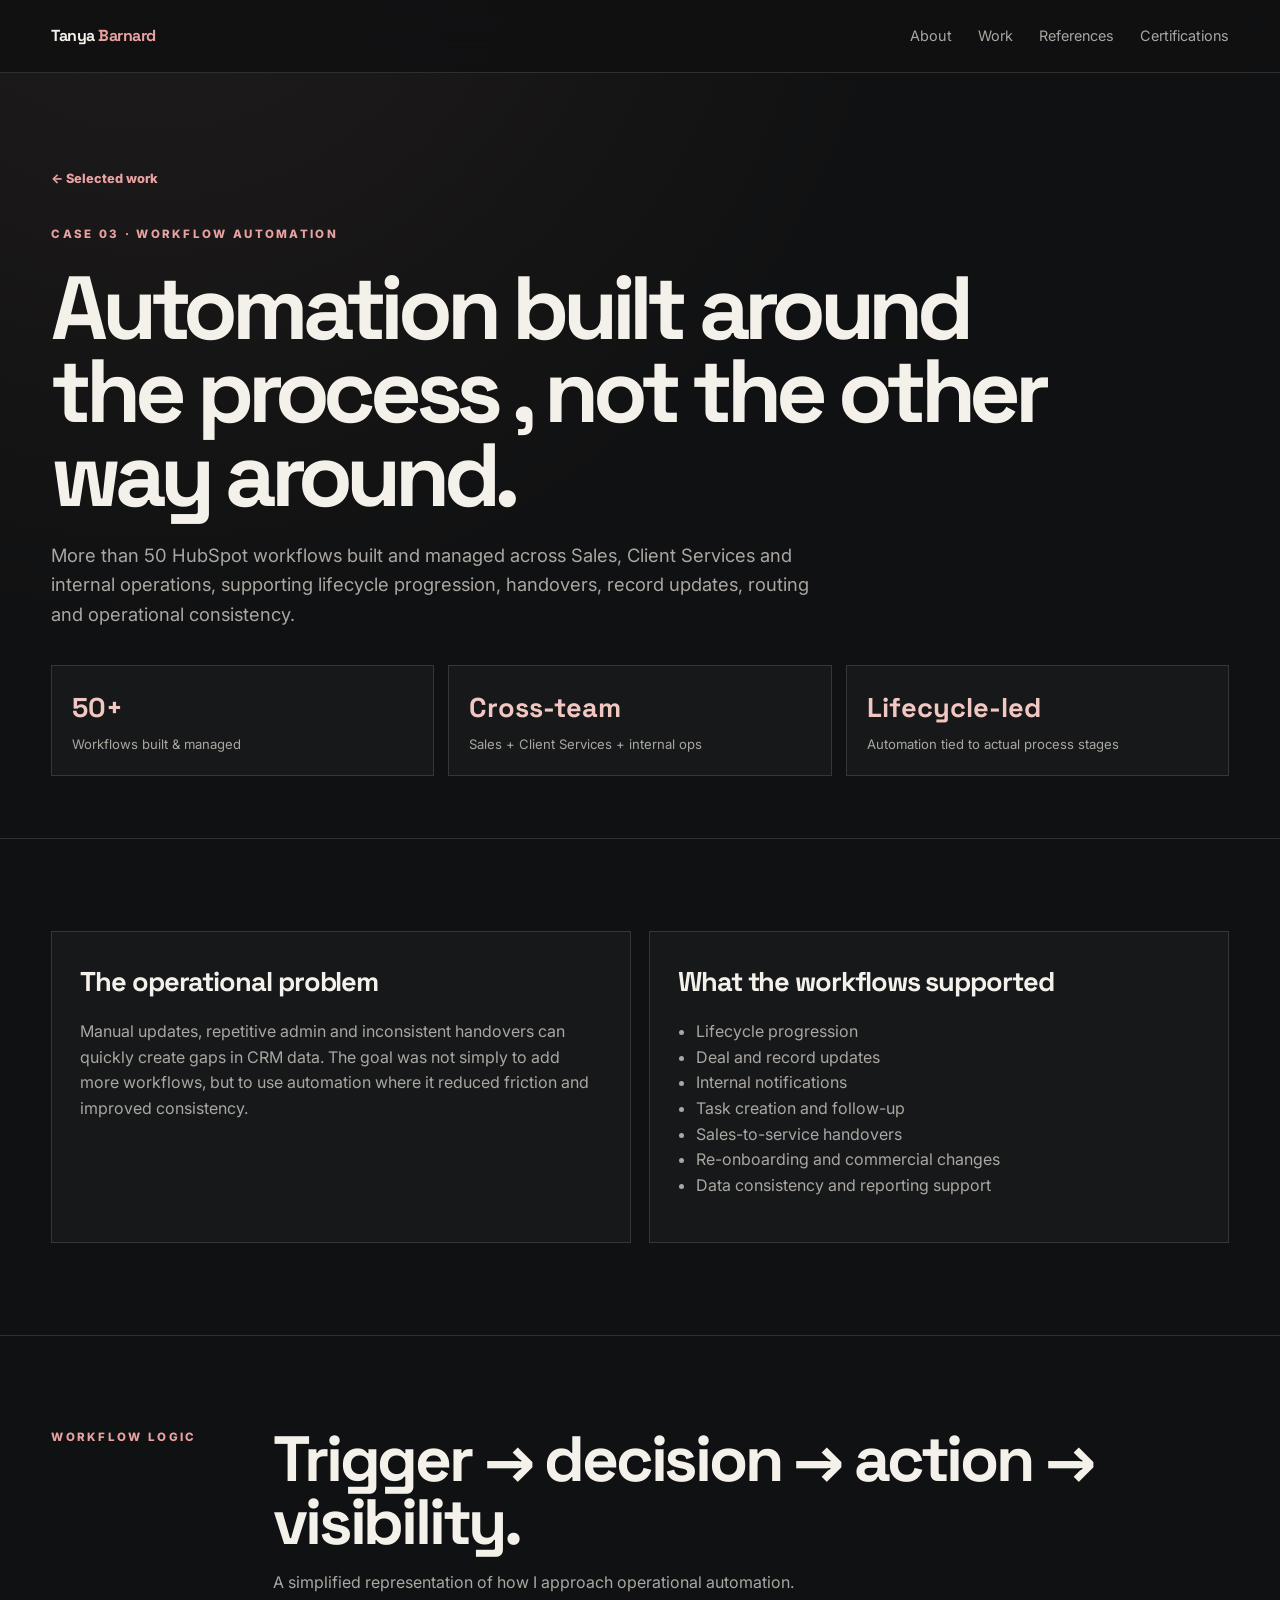
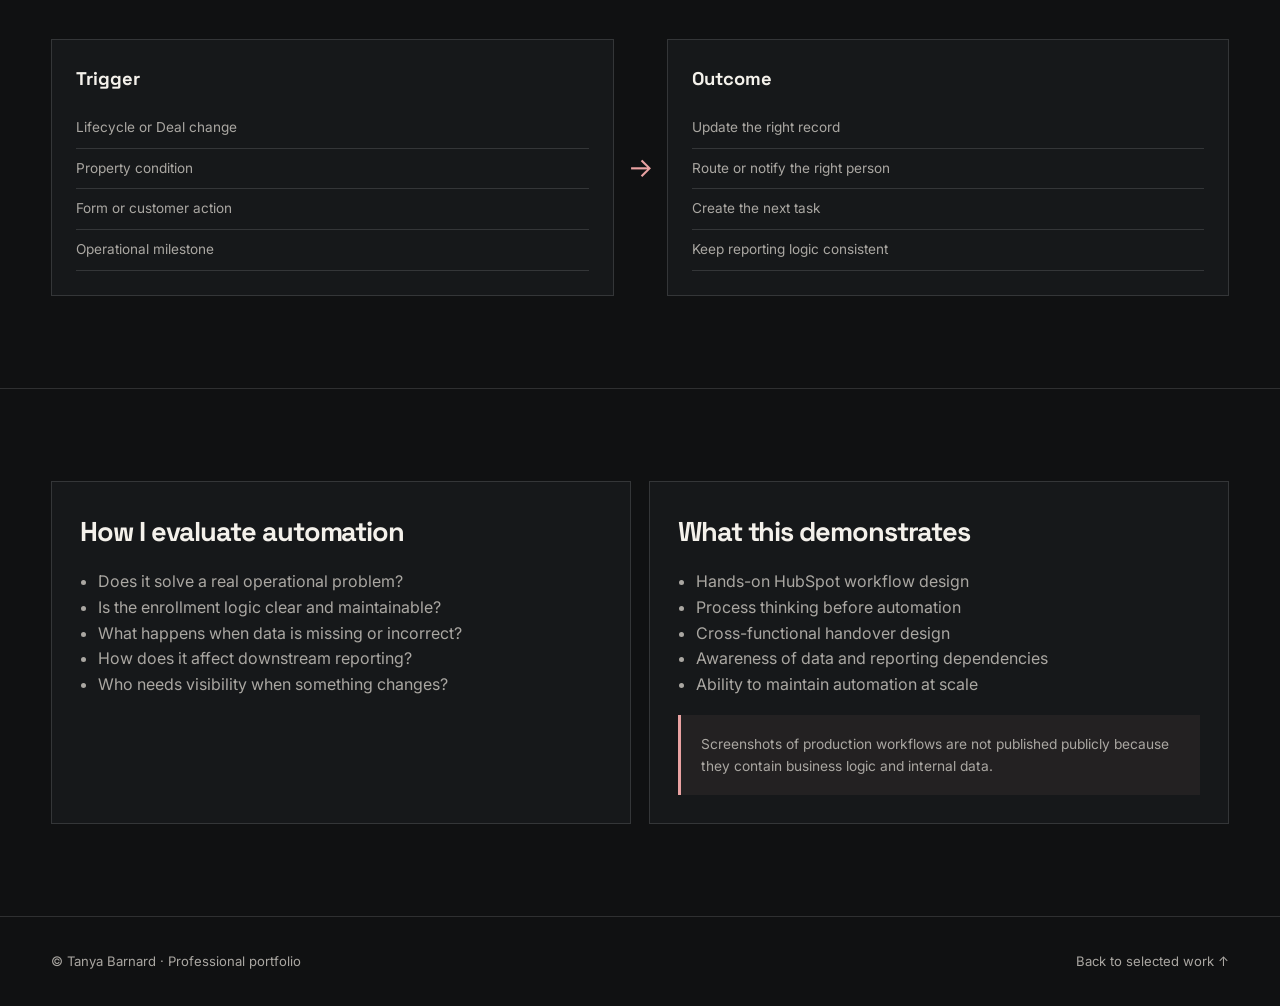
<file: cases/workflow-automation.html>
<!doctype html>
<html lang="en">
<head>
  <meta charset="utf-8">
  <meta name="viewport" content="width=device-width,initial-scale=1">
  <title>Workflow Automation | Tanya Barnard</title>
  <meta name="description" content="Workflow Automation case study by Tanya Barnard.">
  <link rel="stylesheet" href="../style.css">
</head>
<body>
<nav class="nav">
  <div class="wrap nav-inner">
    <a class="brand" href="../index.html">Tanya <b>Barnard</b></a>
    <div class="nav-links">
      <a href="../index.html#about">About</a>
      <a href="../index.html#work">Work</a>
      <a href="../index.html#references">References</a>
      <a href="../index.html#certifications">Certifications</a>
    </div>
  </div>
</nav>

<header class="case-hero">
  <div class="wrap">
    <a class="back" href="../index.html#work">← Selected work</a>
    <div class="eyebrow" style="margin-top:34px">Case 03 · Workflow Automation</div>
    <h1>Automation built around the process , not the other way around.</h1>
    <p>More than 50 HubSpot workflows built and managed across Sales, Client Services and internal operations, supporting lifecycle progression, handovers, record updates, routing and operational consistency.</p>

    <div class="case-stats">
      <div class="case-stat"><strong>50+</strong><span>Workflows built & managed</span></div>
      <div class="case-stat"><strong>Cross-team</strong><span>Sales + Client Services + internal ops</span></div>
      <div class="case-stat"><strong>Lifecycle-led</strong><span>Automation tied to actual process stages</span></div>
    </div>
  </div>
</header>

<section class="section">
  <div class="wrap case-two">
    <div class="case-panel">
      <h3>The operational problem</h3>
      <p>Manual updates, repetitive admin and inconsistent handovers can quickly create gaps in CRM data. The goal was not simply to add more workflows, but to use automation where it reduced friction and improved consistency.</p>
    </div>
    <div class="case-panel">
      <h3>What the workflows supported</h3>
      <ul>
        <li>Lifecycle progression</li>
        <li>Deal and record updates</li>
        <li>Internal notifications</li>
        <li>Task creation and follow-up</li>
        <li>Sales-to-service handovers</li>
        <li>Re-onboarding and commercial changes</li>
        <li>Data consistency and reporting support</li>
      </ul>
    </div>
  </div>
</section>

<section class="section">
  <div class="wrap">
    <div class="section-head">
      <div class="eyebrow">Workflow logic</div>
      <div><h2>Trigger → decision → action → visibility.</h2><p>A simplified representation of how I approach operational automation.</p></div>
    </div>

    <div class="flow">
      <div class="flow-col">
        <h4>Trigger</h4>
        <ul>
          <li>Lifecycle or Deal change</li>
          <li>Property condition</li>
          <li>Form or customer action</li>
          <li>Operational milestone</li>
        </ul>
      </div>
      <div class="flow-arrow">→</div>
      <div class="flow-col">
        <h4>Outcome</h4>
        <ul>
          <li>Update the right record</li>
          <li>Route or notify the right person</li>
          <li>Create the next task</li>
          <li>Keep reporting logic consistent</li>
        </ul>
      </div>
    </div>
  </div>
</section>

<section class="section">
  <div class="wrap case-two">
    <div class="case-panel">
      <h3>How I evaluate automation</h3>
      <ul>
        <li>Does it solve a real operational problem?</li>
        <li>Is the enrollment logic clear and maintainable?</li>
        <li>What happens when data is missing or incorrect?</li>
        <li>How does it affect downstream reporting?</li>
        <li>Who needs visibility when something changes?</li>
      </ul>
    </div>
    <div class="case-panel">
      <h3>What this demonstrates</h3>
      <ul>
        <li>Hands-on HubSpot workflow design</li>
        <li>Process thinking before automation</li>
        <li>Cross-functional handover design</li>
        <li>Awareness of data and reporting dependencies</li>
        <li>Ability to maintain automation at scale</li>
      </ul>
      <div class="case-note">Screenshots of production workflows are not published publicly because they contain business logic and internal data.</div>
    </div>
  </div>
</section>

<footer class="footer">
  <div class="wrap footer-row">
    <span>© Tanya Barnard · Professional portfolio</span>
    <span><a href="../index.html#work">Back to selected work ↑</a></span>
  </div>
</footer>
</body>
</html>
</file>
<file: style.css>
@import url('https://fonts.googleapis.com/css2?family=Inter:wght@400;500;600;700;800&family=Space+Grotesk:wght@500;600;700&display=swap');

:root{
  --bg:#101112;
  --panel:#16181a;
  --panel-2:#1b1d20;
  --text:#f4f1eb;
  --muted:#aaa7a2;
  --subtle:#74716d;
  --accent:#e9a2a2;
  --accent-soft:#f3c7c1;
  --cream:#f1eee7;
  --ink:#111214;
  --line:rgba(255,255,255,.13);
  --line-strong:rgba(255,255,255,.24);
  --max:1180px;
}

*{box-sizing:border-box}
html{scroll-behavior:smooth}
body{
  margin:0;
  background:
    radial-gradient(circle at 12% -5%, rgba(233,162,162,.08), transparent 26%),
    var(--bg);
  color:var(--text);
  font-family:"Inter",system-ui,-apple-system,BlinkMacSystemFont,"Segoe UI",sans-serif;
  line-height:1.6;
}
a{color:inherit;text-decoration:none}
img{display:block;max-width:100%}
button,input,textarea{font:inherit}
.wrap{width:min(92%,var(--max));margin-inline:auto}
.display{font-family:"Space Grotesk","Inter",sans-serif;letter-spacing:-.05em}
.eyebrow{
  font-size:.72rem;font-weight:800;letter-spacing:.2em;text-transform:uppercase;color:var(--accent)
}
.section{padding:92px 0;border-top:1px solid var(--line)}
.section-head{
  display:grid;grid-template-columns:180px 1fr;gap:42px;align-items:start;margin-bottom:44px
}
.section-head h2{
  font-family:"Space Grotesk","Inter",sans-serif;
  font-size:clamp(2.7rem,5vw,4.8rem);
  line-height:.98;letter-spacing:-.05em;margin:0
}
.section-head p{max-width:720px;color:var(--muted);margin:16px 0 0}
.muted{color:var(--muted)}

.nav{
  position:sticky;top:0;z-index:99;
  background:rgba(16,17,18,.88);
  backdrop-filter:blur(18px);
  border-bottom:1px solid var(--line)
}
.nav-inner{
  min-height:72px;display:flex;align-items:center;justify-content:space-between;gap:24px
}
.brand{font-family:"Space Grotesk","Inter",sans-serif;font-weight:700;letter-spacing:-.03em}
.brand b{color:var(--accent)}
.nav-links{display:flex;gap:26px;color:var(--muted);font-size:.9rem}
.nav-links a{transition:.2s ease}
.nav-links a:hover{color:var(--text)}

.hero{padding:96px 0 80px}
.hero-grid{display:grid;grid-template-columns:1.2fr .8fr;gap:72px;align-items:center}
.role-chip{
  display:inline-flex;padding:7px 12px;background:var(--accent);color:var(--ink);
  font-size:.72rem;font-weight:800;letter-spacing:.08em;text-transform:uppercase;margin-bottom:24px
}
.hero h1{
  font-family:"Space Grotesk","Inter",sans-serif;
  font-size:clamp(4rem,8vw,7.4rem);
  line-height:.87;letter-spacing:-.07em;margin:0
}
.hero h1 span{color:var(--accent)}
.hero-lead{font-size:1.32rem;line-height:1.45;max-width:680px;margin:30px 0 0}
.hero-about{max-width:680px;color:var(--muted);margin:18px 0 0}
.hero-about strong{color:var(--text);font-weight:600}
.focus-label{
  margin-top:34px;color:var(--subtle);font-size:.67rem;font-weight:800;letter-spacing:.16em;text-transform:uppercase
}
.focus-tags{display:flex;flex-wrap:wrap;gap:9px;margin-top:12px}
.focus-tags span{
  border:1px solid var(--line-strong);padding:8px 12px;font-size:.78rem;font-weight:700
}
.hero-actions{display:flex;flex-wrap:wrap;gap:12px;margin-top:34px}
.btn{
  display:inline-flex;align-items:center;justify-content:center;
  border:1px solid var(--line-strong);padding:12px 19px;font-weight:800;transition:.2s ease
}
.btn.primary{background:var(--cream);color:var(--ink);border-color:var(--cream)}
.btn:hover{transform:translateY(-2px)}
.photo-frame{position:relative;padding:11px 0 0 11px}
.photo-frame:before{
  content:"";position:absolute;inset:0 11px 11px 0;border:1px solid var(--accent);z-index:0
}
.hero-photo{
  position:relative;z-index:1;width:100%;aspect-ratio:4/5;object-fit:cover;
  filter:grayscale(100%) contrast(1.04);transition:filter .55s ease, transform .55s ease
}
.photo-frame:hover .hero-photo{filter:grayscale(0%) contrast(1);transform:translate(-3px,3px)}

.tools{
  overflow:hidden;border-top:1px solid var(--line);border-bottom:1px solid var(--line)
}
.tools-meta{
  display:flex;justify-content:space-between;gap:20px;padding:28px 0 14px;
  color:var(--accent);font-size:.66rem;font-weight:800;letter-spacing:.2em;text-transform:uppercase
}
.ticker{overflow:hidden;white-space:nowrap;padding:0 0 26px}
.ticker-track{
  display:inline-flex;align-items:center;gap:34px;min-width:max-content;
  animation:marquee 34s linear infinite
}
.ticker:hover .ticker-track{animation-play-state:paused}
.ticker-track span{
  font-family:"Space Grotesk","Inter",sans-serif;font-size:clamp(1.8rem,3.7vw,3rem);
  font-weight:600;color:#5d5f62;letter-spacing:-.04em
}
.ticker-track i{font-style:normal;color:#34363a;font-size:.7rem}
@keyframes marquee{to{transform:translateX(-50%)}}

.skills-intro{
  display:grid;grid-template-columns:1fr .58fr;gap:54px;
  padding-bottom:40px;border-bottom:1px solid var(--line)
}
.skills-intro h2{
  font-family:"Space Grotesk","Inter",sans-serif;font-size:clamp(3.1rem,6vw,5.2rem);
  line-height:.95;letter-spacing:-.06em;margin:12px 0 0
}
.skills-intro h2 span{color:var(--accent)}
.skills-intro p{color:var(--muted);margin:12px 0 0}
.skills-grid{
  display:grid;grid-template-columns:repeat(4,1fr);
  border-left:1px solid var(--line);margin-top:44px
}
.skill-card{
  padding:24px;min-height:385px;border-right:1px solid var(--line);
  border-top:1px solid var(--line);border-bottom:1px solid var(--line)
}
.skill-top{display:flex;justify-content:space-between;align-items:center;margin-bottom:28px}
.skill-no{
  background:var(--accent);color:var(--ink);padding:4px 8px;
  font-size:.64rem;font-weight:900;letter-spacing:.08em
}
.skill-glyph{color:#9b9893}
.skill-card h3{
  font-family:"Space Grotesk","Inter",sans-serif;font-size:1.28rem;line-height:1.08;margin:0 0 8px
}
.skill-card > p{font-size:.82rem;color:var(--muted);min-height:50px}
.skill-list{list-style:none;padding:0;margin:24px 0 0}
.skill-list li{
  display:flex;justify-content:space-between;gap:14px;align-items:center;
  padding:11px 0;border-bottom:1px solid var(--line);
  font-size:.75rem;font-weight:800;letter-spacing:.05em;text-transform:uppercase;color:#bbb
}
.skill-list li:after{content:"";width:22px;height:2px;background:var(--accent);opacity:.7}

.workstyle-grid{display:grid;grid-template-columns:.9fr 1.1fr;gap:22px}
.pattern-card,.strength-card{
  background:var(--panel);border:1px solid var(--line);padding:30px
}
.pattern-card h3,.strength-card h3{
  font-family:"Space Grotesk","Inter",sans-serif;font-size:1.65rem;margin:0 0 8px;letter-spacing:-.04em
}
.pattern-card > p,.strength-card > p{color:var(--muted);font-size:.9rem}
.bar-row{display:grid;grid-template-columns:92px 1fr 48px;gap:14px;align-items:center;margin-top:18px}
.bar-row span{font-size:.78rem;color:#c9c6c0;font-weight:700}
.bar{height:10px;background:#24272a;overflow:hidden}
.bar > b{display:block;height:100%;background:var(--accent)}
.bar-row strong{text-align:right;font-size:.82rem}
.strength-tags{display:flex;flex-wrap:wrap;gap:10px;margin-top:24px}
.strength-tags span{
  border:1px solid var(--line-strong);padding:10px 13px;font-weight:700;font-size:.85rem
}
.strength-tags span.primary{background:var(--accent);color:var(--ink);border-color:var(--accent)}
.assessment-caption{
  margin-top:18px;color:var(--subtle);font-size:.74rem
}

.project-grid{display:grid;grid-template-columns:repeat(2,1fr);gap:18px}
.project-card{
  position:relative;overflow:hidden;min-height:360px;padding:30px;
  background:var(--panel);border:1px solid var(--line);transition:.25s ease
}
.project-card:before{
  content:"";position:absolute;width:330px;height:330px;right:-180px;bottom:-220px;
  background:radial-gradient(circle,rgba(233,162,162,.23),transparent 66%);
  transition:.3s ease
}
.project-card:hover{
  transform:translateY(-6px);border-color:rgba(233,162,162,.55);
  box-shadow:0 24px 60px rgba(0,0,0,.22)
}
.project-card:hover:before{transform:scale(1.5)}
.project-meta{
  color:var(--accent);font-size:.68rem;font-weight:800;letter-spacing:.14em;text-transform:uppercase
}
.project-card h3{
  font-family:"Space Grotesk","Inter",sans-serif;font-size:2rem;line-height:1.06;
  letter-spacing:-.05em;margin:24px 0 0;max-width:540px
}
.project-card p{color:var(--muted);max-width:570px}
.project-metrics{display:flex;flex-wrap:wrap;gap:16px;margin:24px 0 0}
.project-metrics strong{
  display:block;font-family:"Space Grotesk","Inter",sans-serif;font-size:1.3rem;color:var(--accent-soft)
}
.project-metrics span{font-size:.72rem;color:var(--muted)}
.tags{display:flex;flex-wrap:wrap;gap:7px;margin-top:22px}
.tags span{border:1px solid var(--line);padding:6px 9px;color:#aaa;font-size:.72rem}
.project-arrow{position:absolute;right:26px;bottom:22px;color:var(--accent);font-size:1.3rem}
.project-card.wide{grid-column:span 2}

.references-title{
  font-family:"Space Grotesk","Inter",sans-serif;font-size:clamp(3.8rem,7vw,6.4rem);
  line-height:.95;letter-spacing:-.07em;font-weight:500;margin:12px 0 58px
}
.references-title span{color:var(--accent)}
.refs-grid{display:grid;grid-template-columns:1.25fr .75fr;gap:18px}
.ref-card{
  min-height:370px;padding:42px;margin:0;display:flex;flex-direction:column;justify-content:space-between
}
.ref-card.light{background:var(--cream);color:var(--ink)}
.ref-card.dark{background:var(--panel-2);border:1px solid var(--line)}
.quote-mark{font-family:Georgia,serif;font-size:4.5rem;line-height:.7;color:#7b7974}
.ref-card p{font-size:1.12rem;line-height:1.72;margin:26px 0 32px}
.ref-card footer{padding-top:18px;border-top:1px solid rgba(120,120,120,.4)}
.ref-card footer strong,.ref-card footer span{display:block}
.ref-card footer span{font-size:.8rem;margin-top:4px;opacity:.65}
.refs-grid .ref-card:nth-child(3){grid-column:span 1}
.refs-grid .ref-card:nth-child(4){grid-column:span 1}

.cert-grid{display:grid;grid-template-columns:repeat(4,1fr);gap:14px}
.cert{
  min-height:155px;padding:22px;border:1px solid var(--line);background:var(--panel);
  display:flex;flex-direction:column;justify-content:space-between;transition:.2s ease
}
.cert:hover{border-color:rgba(233,162,162,.5);transform:translateY(-3px)}
.cert small{color:var(--accent);font-weight:800;letter-spacing:.1em;text-transform:uppercase}
.cert strong{font-family:"Space Grotesk","Inter",sans-serif;font-size:1.02rem}

.contact-strip{
  padding:56px 0;border-top:1px solid var(--line);background:var(--cream);color:var(--ink)
}
.contact-inner{display:flex;justify-content:space-between;gap:28px;align-items:center}
.contact-inner h2{
  font-family:"Space Grotesk","Inter",sans-serif;font-size:clamp(2rem,4vw,3.8rem);
  line-height:1;letter-spacing:-.06em;margin:0
}
.contact-links{display:flex;flex-wrap:wrap;gap:12px}
.contact-links a{border:1px solid #1a1a1a;padding:11px 15px;font-weight:800}
.footer{padding:34px 0;border-top:1px solid var(--line);color:var(--muted);font-size:.82rem}
.footer-row{display:flex;justify-content:space-between;gap:18px}

.case-hero{padding:92px 0 62px}
.case-hero .back{color:var(--accent);font-size:.8rem;font-weight:800}
.case-hero h1{
  font-family:"Space Grotesk","Inter",sans-serif;font-size:clamp(3.3rem,7vw,6.2rem);
  line-height:.93;letter-spacing:-.07em;max-width:1000px;margin:24px 0 0
}
.case-hero > .wrap > p{font-size:1.15rem;color:var(--muted);max-width:790px;margin:24px 0 0}
.case-stats{display:grid;grid-template-columns:repeat(3,1fr);gap:14px;margin-top:36px}
.case-stat{background:var(--panel);border:1px solid var(--line);padding:20px}
.case-stat strong{
  display:block;font-family:"Space Grotesk","Inter",sans-serif;font-size:1.7rem;color:var(--accent-soft)
}
.case-stat span{display:block;color:var(--muted);font-size:.82rem;margin-top:4px}
.case-two{display:grid;grid-template-columns:1fr 1fr;gap:18px}
.case-panel{background:var(--panel);border:1px solid var(--line);padding:28px}
.case-panel h3{
  font-family:"Space Grotesk","Inter",sans-serif;font-size:1.7rem;letter-spacing:-.04em;margin:0 0 12px
}
.case-panel p,.case-panel li{color:var(--muted)}
.case-panel ul{padding-left:18px}
.flow{
  display:grid;grid-template-columns:1fr auto 1fr;gap:14px;align-items:stretch;margin-top:22px
}
.flow-col{border:1px solid var(--line);padding:24px;background:var(--panel)}
.flow-col h4{
  margin:0 0 14px;font-family:"Space Grotesk","Inter",sans-serif;font-size:1.15rem
}
.flow-col ul{list-style:none;padding:0;margin:0}
.flow-col li{padding:9px 0;border-bottom:1px solid var(--line);color:var(--muted);font-size:.85rem}
.flow-arrow{display:flex;align-items:center;color:var(--accent);font-size:1.7rem}
.timeline{display:grid;gap:0;margin-top:22px;border:1px solid var(--line)}
.timeline-row{
  display:grid;grid-template-columns:190px 1fr;gap:20px;padding:18px 20px;border-bottom:1px solid var(--line)
}
.timeline-row:last-child{border-bottom:0}
.timeline-row strong{color:var(--accent-soft)}
.timeline-row span{color:var(--muted)}
.case-note{
  padding:18px 20px;border-left:3px solid var(--accent);background:rgba(233,162,162,.06);
  color:var(--muted);font-size:.86rem;margin-top:18px
}
.source-link{
  display:inline-flex;margin-top:18px;border:1px solid var(--line-strong);padding:10px 14px;font-weight:800
}

@media(max-width:960px){
  .hero-grid,.skills-intro,.workstyle-grid,.section-head,.case-two{grid-template-columns:1fr}
  .skills-grid,.cert-grid{grid-template-columns:repeat(2,1fr)}
  .refs-grid{grid-template-columns:1fr}
  .project-card.wide{grid-column:span 2}
  .photo-frame{max-width:520px}
}
@media(max-width:700px){
  .nav-links{display:none}
  .hero{padding-top:72px}
  .hero-grid{gap:48px}
  .skills-grid,.project-grid,.cert-grid{grid-template-columns:1fr}
  .project-card.wide{grid-column:span 1}
  .refs-grid .ref-card:nth-child(3),.refs-grid .ref-card:nth-child(4){grid-column:auto}
  .tools-meta,.contact-inner,.footer-row{flex-direction:column;align-items:flex-start}
  .case-stats{grid-template-columns:1fr}
  .flow{grid-template-columns:1fr}
  .flow-arrow{transform:rotate(90deg);justify-content:center}
  .timeline-row{grid-template-columns:1fr}
  .hero h1{font-size:4.2rem}
  .ref-card{padding:30px}
}


/* VERIFIED CREDENTIALS */
.credential-group{margin-top:42px}
.credential-group-head{
  display:flex;justify-content:space-between;gap:24px;padding-bottom:14px;margin-bottom:16px;
  border-bottom:1px solid var(--line);font-size:.7rem;font-weight:800;letter-spacing:.14em;
  text-transform:uppercase;color:var(--accent)
}
.credential-group-head span:last-child{color:var(--subtle)}
.cert{
  position:relative;min-height:165px;padding:22px;border:1px solid var(--line);
  background:var(--panel);display:flex;flex-direction:column;justify-content:space-between;
  transition:transform .22s ease,border-color .22s ease,background .22s ease
}
.cert:hover{border-color:rgba(233,162,162,.55);background:var(--panel-2);transform:translateY(-4px)}
.cert small{color:var(--accent);font-weight:800;letter-spacing:.1em;text-transform:uppercase}
.cert strong{font-family:"Space Grotesk","Inter",sans-serif;font-size:1.02rem;padding-right:22px}
.cert-link{margin-top:24px;color:var(--muted);font-size:.72rem;font-weight:700}
.cert-grid-small{grid-template-columns:repeat(2,1fr)}

/* BADGES */
.badge-section{margin-top:52px}
.badge-grid{display:grid;grid-template-columns:.8fr .8fr 1.4fr;gap:16px}
.badge-card{
  min-height:230px;border:1px solid var(--line);background:var(--panel);padding:22px;
  display:flex;flex-direction:column;justify-content:space-between
}
.badge-card img{width:100%;height:150px;object-fit:contain;margin-bottom:18px}
.badge-card strong{font-family:"Space Grotesk","Inter",sans-serif;font-size:.95rem}

/* CONTACT FOOTER */
.footer-contact{padding:42px 0 28px;background:var(--bg);border-top:1px solid var(--line)}
.footer-top{display:grid;grid-template-columns:1fr auto;gap:30px;align-items:center}
.footer-identity{display:flex;flex-direction:column}
.footer-identity strong{font-family:"Space Grotesk","Inter",sans-serif;font-size:1.08rem;color:var(--text)}
.footer-identity span{margin-top:4px;color:var(--muted);font-size:.82rem}
.footer-socials{display:flex;flex-wrap:wrap;gap:20px}
.footer-socials a{display:inline-flex;align-items:center;gap:9px;color:var(--muted);font-size:.82rem;transition:color .2s ease}
.footer-socials a:hover{color:var(--text)}
.footer-icon{
  display:inline-flex;width:29px;height:29px;align-items:center;justify-content:center;
  border:1px solid var(--line-strong);color:var(--text);font-size:.78rem;font-weight:800
}
.footer-icon-text{font-size:.67rem;letter-spacing:-.02em}
.footer-bottom{
  display:flex;justify-content:space-between;gap:20px;margin-top:28px;padding-top:18px;
  border-top:1px solid var(--line);color:var(--subtle);font-size:.74rem
}

@media(max-width:800px){
  .credential-group-head{flex-direction:column;gap:5px}
  .cert-grid-small{grid-template-columns:1fr}
  .badge-grid{grid-template-columns:1fr}
  .footer-top{grid-template-columns:1fr}
  .footer-socials{flex-direction:column;gap:12px}
  .footer-bottom{flex-direction:column;gap:6px}
}


/* CASE STUDY VISUALS */
.case-visual{
  margin-top:28px;
  border:1px solid var(--line);
  background:var(--panel);
  padding:16px;
}
.case-visual img{
  width:100%;
  height:auto;
  object-fit:contain;
  background:#f7f4ee;
}
.visual-caption{
  margin:12px 2px 0;
  color:var(--muted);
  font-size:.78rem;
  line-height:1.5;
}
.proof-grid{
  display:grid;
  grid-template-columns:repeat(2,1fr);
  gap:16px;
  margin-top:22px;
}
.proof-card{
  border:1px solid var(--line);
  background:var(--panel);
  padding:14px;
}
.proof-card img{
  width:100%;
  height:auto;
  object-fit:contain;
  background:#fff;
}
.proof-card h4{
  font-family:"Space Grotesk","Inter",sans-serif;
  margin:14px 0 4px;
  font-size:1rem;
}
.proof-card p{
  color:var(--muted);
  font-size:.78rem;
  margin:0;
}
.outreach-funnel img{
  background:#fff;
}
@media(max-width:800px){
  .proof-grid{grid-template-columns:1fr}
}


/* EARLIER COMMERCIAL & PROPERTY EXPERIENCE */
.background-grid{
  display:grid;
  grid-template-columns:repeat(3,1fr);
  gap:16px;
}
.background-card{
  min-height:260px;
  padding:26px;
  border:1px solid var(--line);
  background:var(--panel);
  transition:transform .22s ease,border-color .22s ease;
}
.background-card:hover{
  transform:translateY(-4px);
  border-color:rgba(233,162,162,.5);
}
.background-number{
  color:var(--accent);
  font-size:.7rem;
  font-weight:800;
  letter-spacing:.14em;
  margin-bottom:34px;
}
.background-card h3{
  font-family:"Space Grotesk","Inter",sans-serif;
  font-size:1.35rem;
  line-height:1.08;
  margin:0 0 14px;
}
.background-card p{
  color:var(--muted);
  font-size:.9rem;
  margin:0;
}
.background-note{
  margin-top:20px;
  padding:18px 20px;
  border-left:3px solid var(--accent);
  background:rgba(233,162,162,.05);
  color:var(--muted);
  font-size:.86rem;
}
@media(max-width:900px){
  .background-grid{grid-template-columns:1fr}
}
</file>
